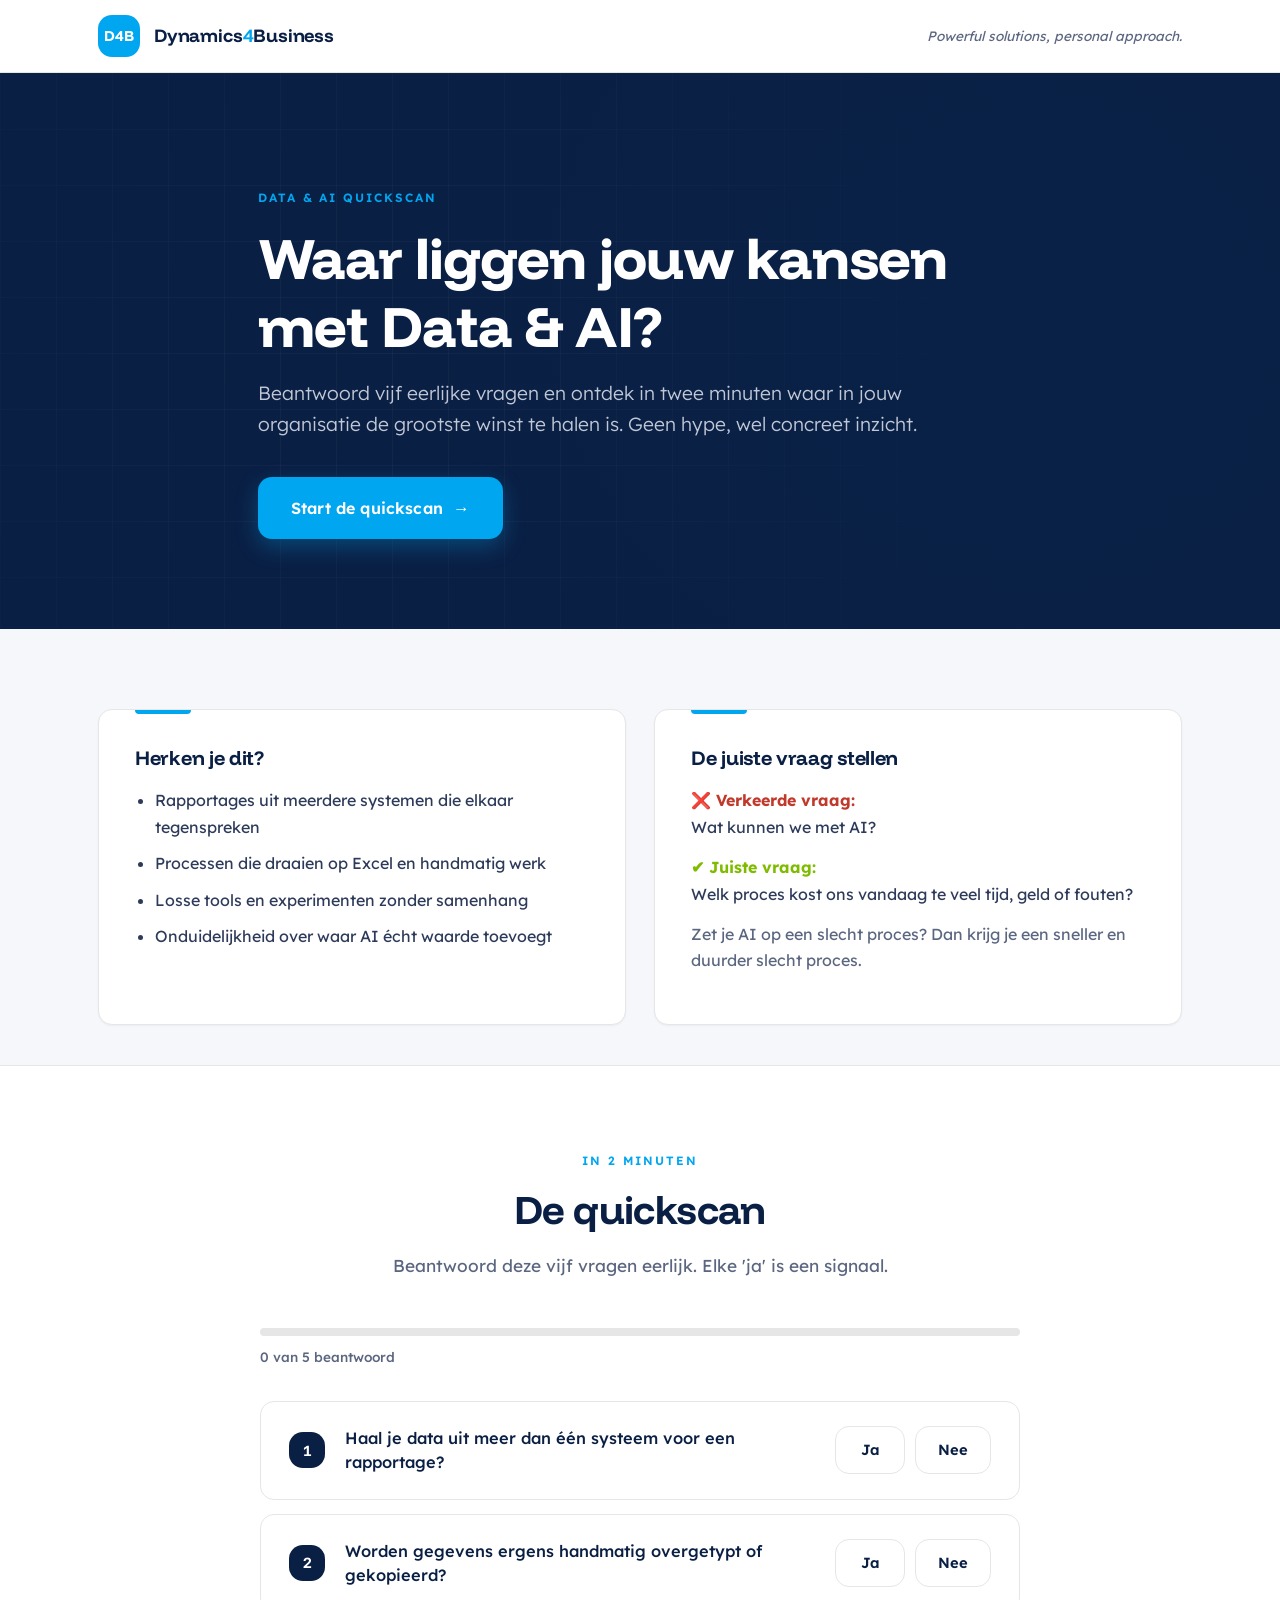
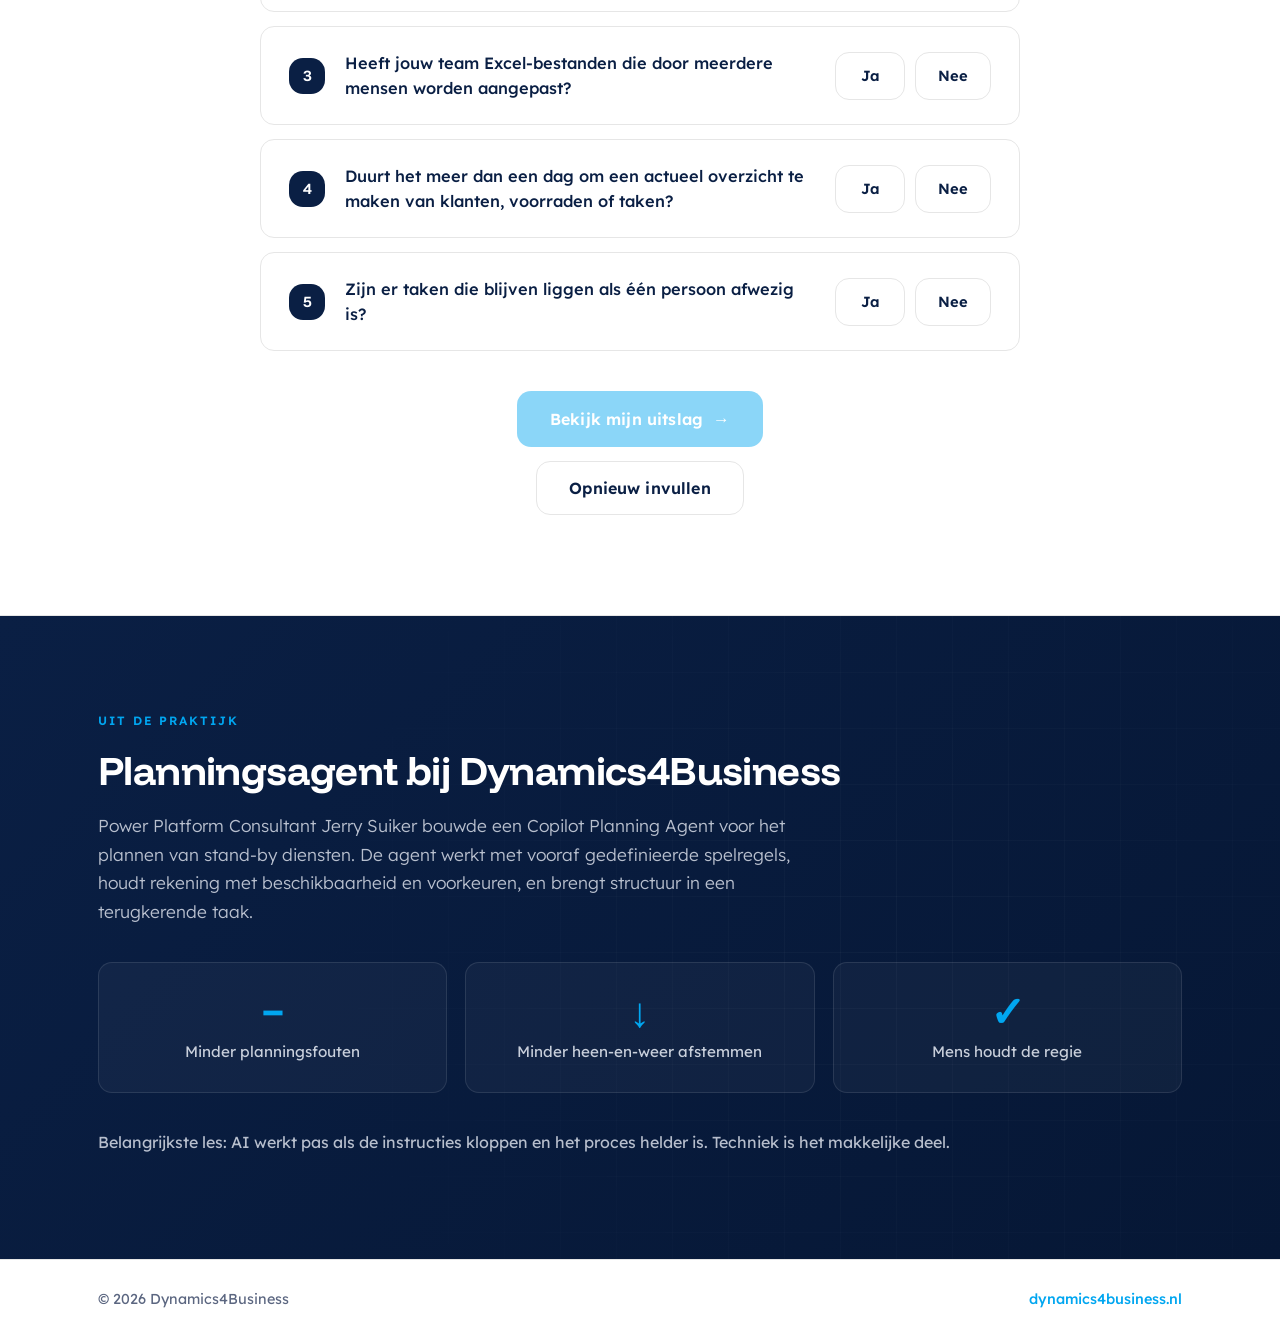
<file: index.html>
<!DOCTYPE html>
<html lang="nl">
<head>
  <meta charset="UTF-8" />
  <meta name="viewport" content="width=device-width, initial-scale=1.0" />
  <title>Data &amp; AI Quickscan | Dynamics4Business</title>
  <meta name="description" content="Ontdek in 2 minuten waar in jouw organisatie de grootste Data & AI kansen liggen. Een eerlijke quickscan van Dynamics4Business." />
  <link rel="preconnect" href="https://fonts.googleapis.com" />
  <link rel="preconnect" href="https://fonts.gstatic.com" crossorigin />
  <link href="https://fonts.googleapis.com/css2?family=Funnel+Display:wght@400;500;600;700;800&family=Lexend:wght@300;400;500;600;700&display=swap" rel="stylesheet" />
  <link rel="stylesheet" href="styles.css" />
</head>
<body>
  <header class="site-header">
    <div class="container header-inner">
      <a href="#" class="brand">
        <span class="brand-mark">D4B</span>
        <span class="brand-name">Dynamics<span class="brand-accent">4</span>Business</span>
      </a>
      <span class="brand-tagline">Powerful solutions, personal approach.</span>
    </div>
  </header>

  <main>
    <section class="hero">
      <div class="container hero-inner">
        <span class="eyebrow">Data &amp; AI Quickscan</span>
        <h1>Waar liggen jouw kansen met Data &amp; AI?</h1>
        <p class="lead">
          Beantwoord vijf eerlijke vragen en ontdek in twee minuten waar in jouw organisatie
          de grootste winst te halen is. Geen hype, wel concreet inzicht.
        </p>
        <a href="#quickscan" class="btn btn-primary">Start de quickscan</a>
      </div>
    </section>

    <section class="intro">
      <div class="container intro-grid">
        <div class="intro-card">
          <h3>Herken je dit?</h3>
          <ul>
            <li>Rapportages uit meerdere systemen die elkaar tegenspreken</li>
            <li>Processen die draaien op Excel en handmatig werk</li>
            <li>Losse tools en experimenten zonder samenhang</li>
            <li>Onduidelijkheid over waar AI écht waarde toevoegt</li>
          </ul>
        </div>
        <div class="intro-card highlight">
          <h3>De juiste vraag stellen</h3>
          <p class="bad"><strong>❌ Verkeerde vraag:</strong><br />Wat kunnen we met AI?</p>
          <p class="good"><strong>✔ Juiste vraag:</strong><br />Welk proces kost ons vandaag te veel tijd, geld of fouten?</p>
          <p class="muted">Zet je AI op een slecht proces? Dan krijg je een sneller en duurder slecht proces.</p>
        </div>
      </div>
    </section>

    <section id="quickscan" class="quickscan">
      <div class="container">
        <div class="quickscan-header">
          <span class="eyebrow">In 2 minuten</span>
          <h2>De quickscan</h2>
          <p>Beantwoord deze vijf vragen eerlijk. Elke 'ja' is een signaal.</p>
        </div>

        <div class="progress-wrap" aria-hidden="true">
          <div class="progress-bar"><div id="progress" class="progress-fill"></div></div>
          <div class="progress-meta"><span id="progress-text">0 van 5 beantwoord</span></div>
        </div>

        <form id="quickscan-form" class="questions" novalidate>
          <!-- Questions injected by JS -->
        </form>

        <div class="actions">
          <button type="button" id="submit-btn" class="btn btn-primary" disabled>Bekijk mijn uitslag</button>
          <button type="button" id="reset-btn" class="btn btn-ghost" hidden>Opnieuw invullen</button>
        </div>

        <div id="result" class="result" hidden aria-live="polite">
          <div class="result-card">
            <span class="result-eyebrow">Jouw uitslag</span>
            <h3 id="result-title"></h3>
            <p id="result-score" class="result-score"></p>
            <p id="result-message"></p>

            <div id="result-details" class="result-details"></div>

            <div class="result-cta">
              <a href="https://dynamics4business.nl" target="_blank" rel="noopener" class="btn btn-primary">Plan een gratis AI-spreekuur</a>
              <p class="muted small">We kijken samen naar je processen en geven eerlijk advies — ook over wat (nog) niet zinvol is.</p>
            </div>
          </div>
        </div>
      </div>
    </section>

    <section class="cases">
      <div class="container">
        <span class="eyebrow">Uit de praktijk</span>
        <h2>Planningsagent bij Dynamics4Business</h2>
        <p class="lead-light">
          Power Platform Consultant Jerry Suiker bouwde een Copilot Planning Agent voor het
          plannen van stand-by diensten. De agent werkt met vooraf gedefinieerde spelregels,
          houdt rekening met beschikbaarheid en voorkeuren, en brengt structuur in een
          terugkerende taak.
        </p>
        <div class="cases-grid">
          <div class="case-stat">
            <strong>−</strong>
            <span>Minder planningsfouten</span>
          </div>
          <div class="case-stat">
            <strong>↓</strong>
            <span>Minder heen-en-weer afstemmen</span>
          </div>
          <div class="case-stat">
            <strong>✓</strong>
            <span>Mens houdt de regie</span>
          </div>
        </div>
        <p class="muted">
          Belangrijkste les: AI werkt pas als de instructies kloppen en het proces helder is.
          Techniek is het makkelijke deel.
        </p>
      </div>
    </section>
  </main>

  <footer class="site-footer">
    <div class="container footer-inner">
      <span>© <span id="year"></span> Dynamics4Business</span>
      <a href="https://dynamics4business.nl" target="_blank" rel="noopener">dynamics4business.nl</a>
    </div>
  </footer>

  <script src="script.js"></script>
</body>
</html>
</file>
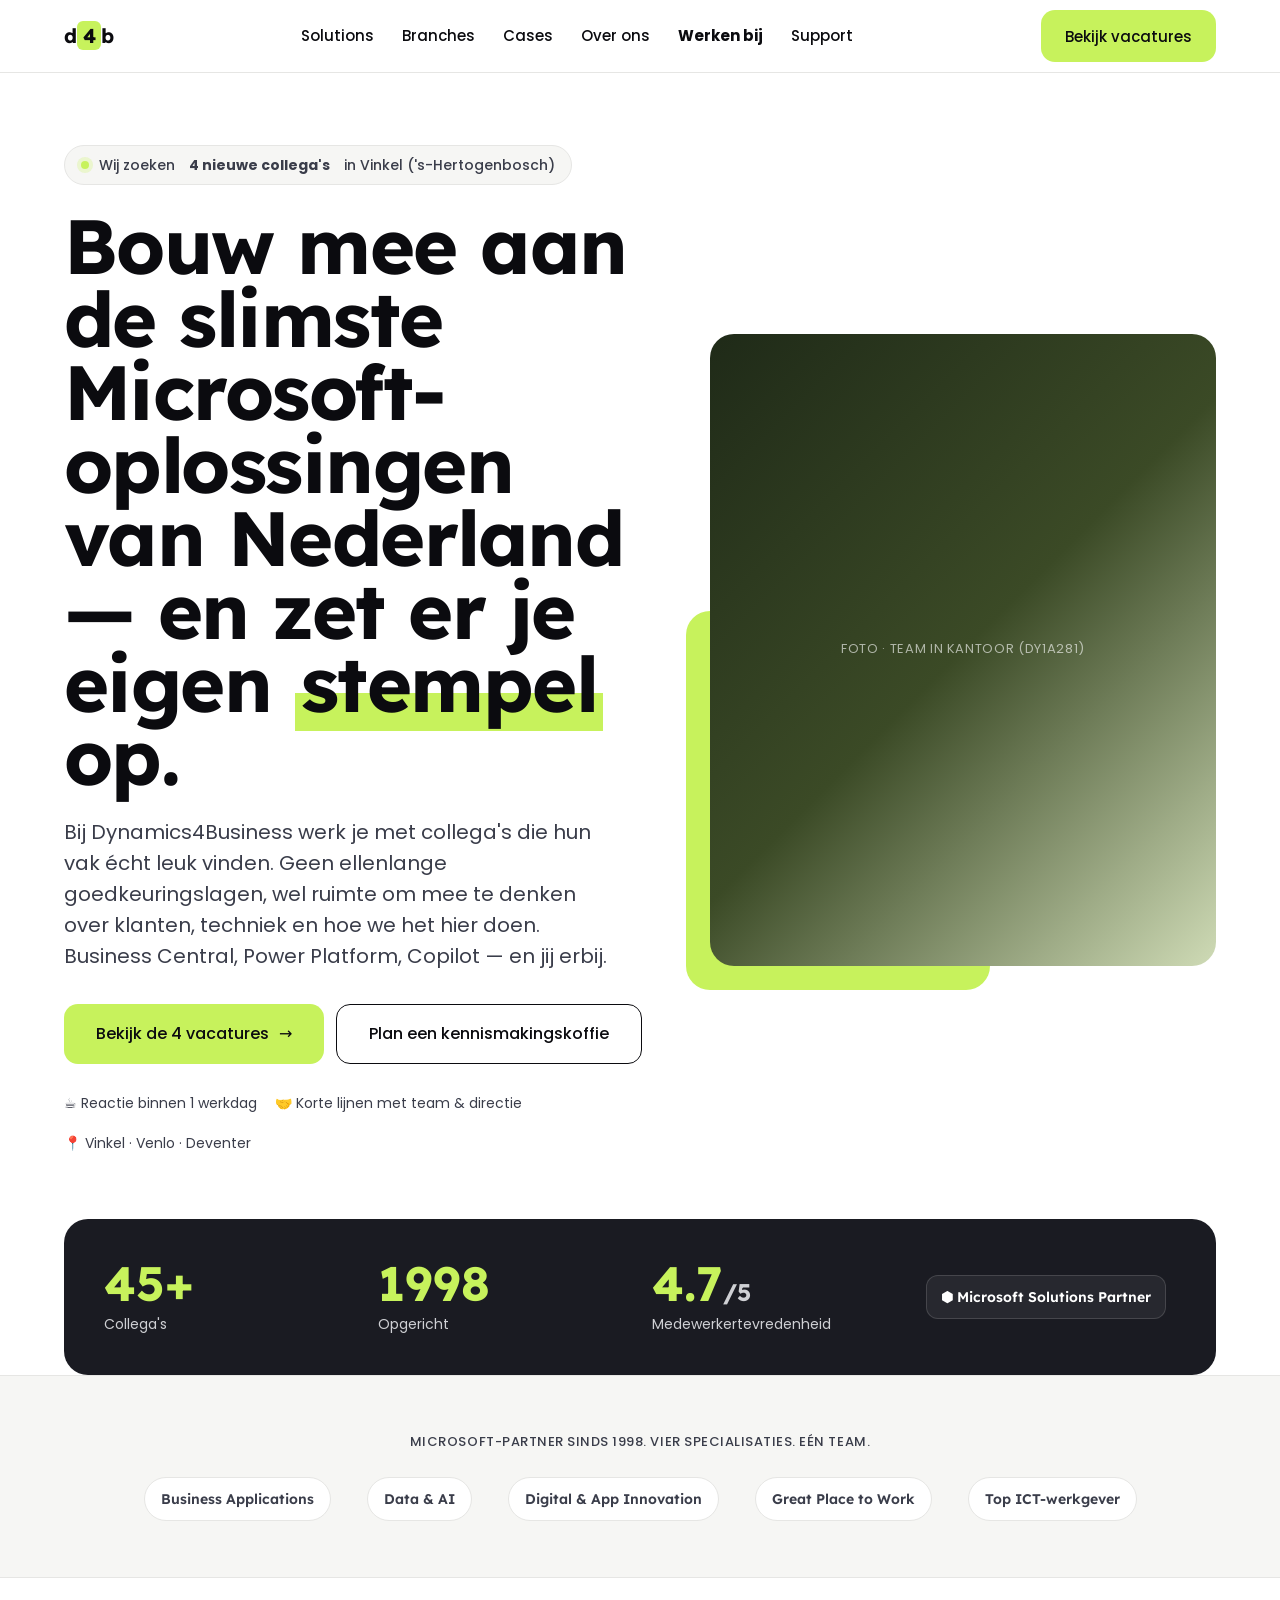
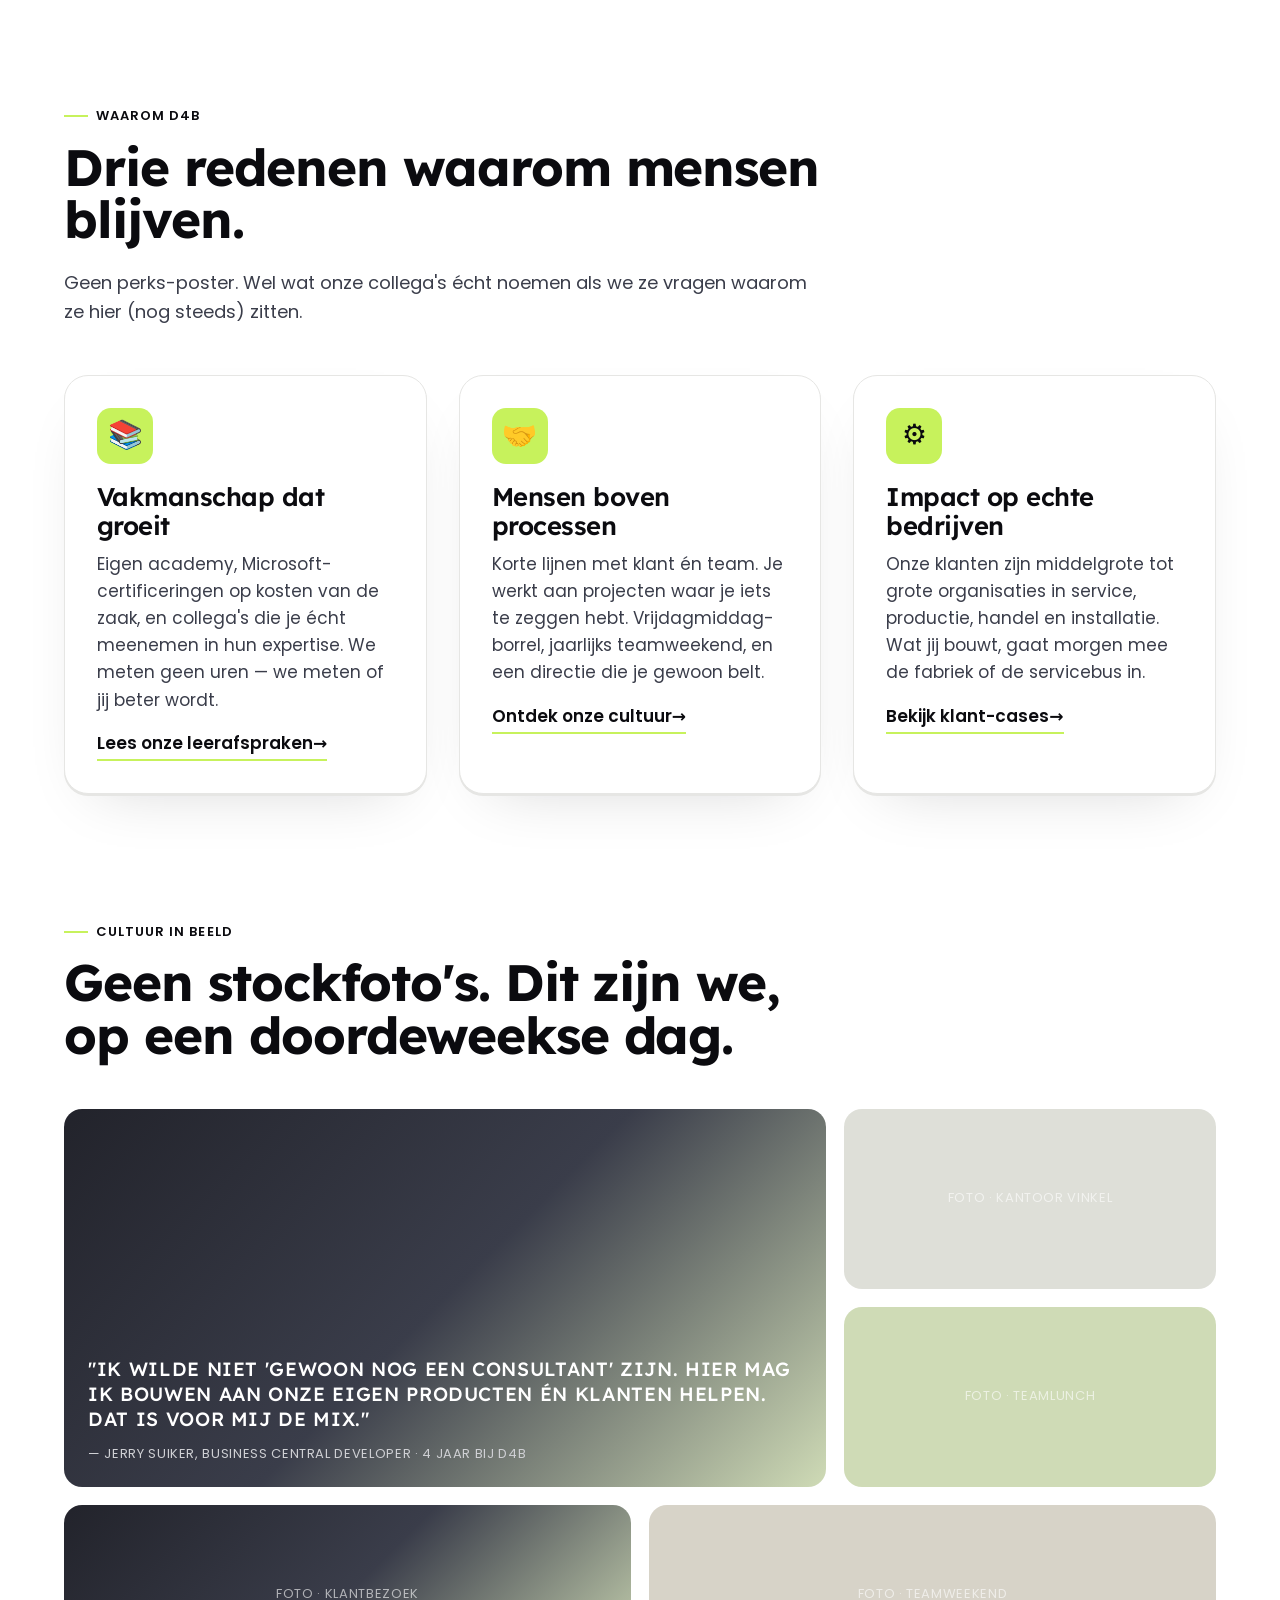
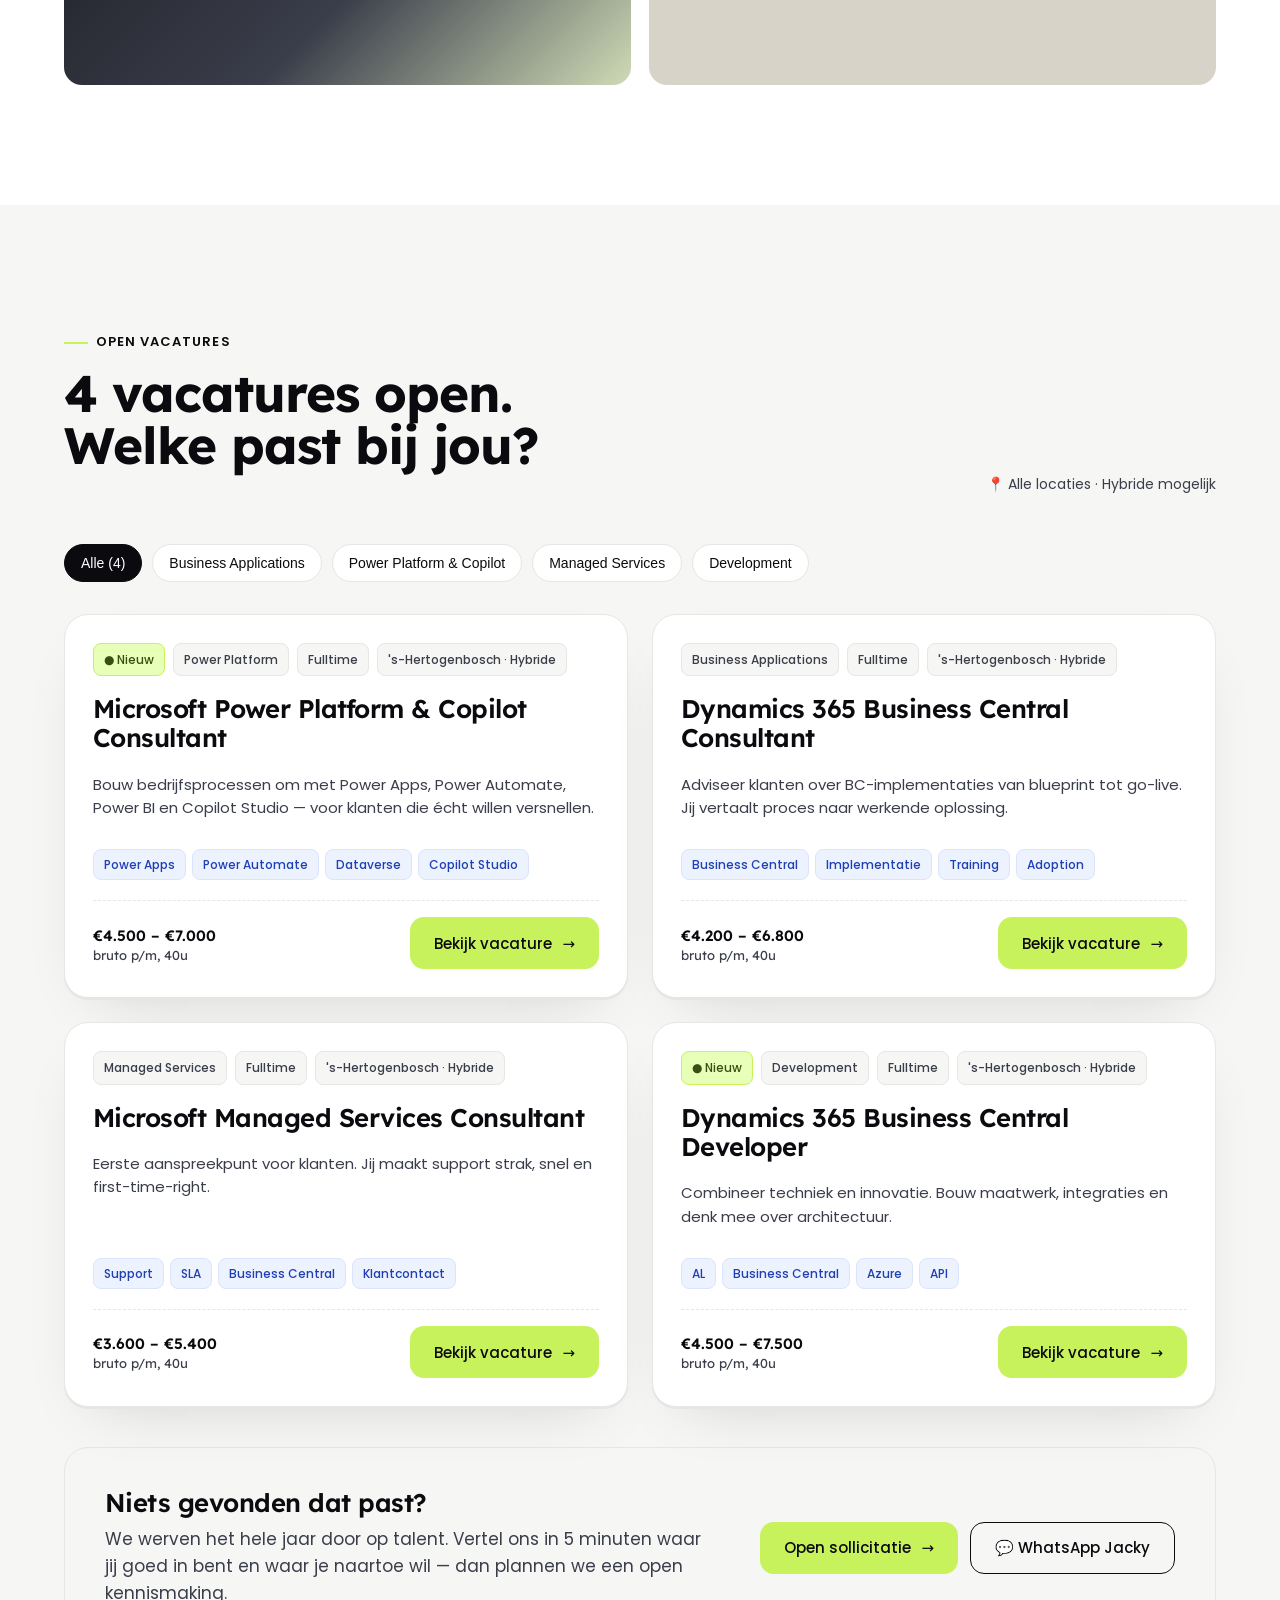
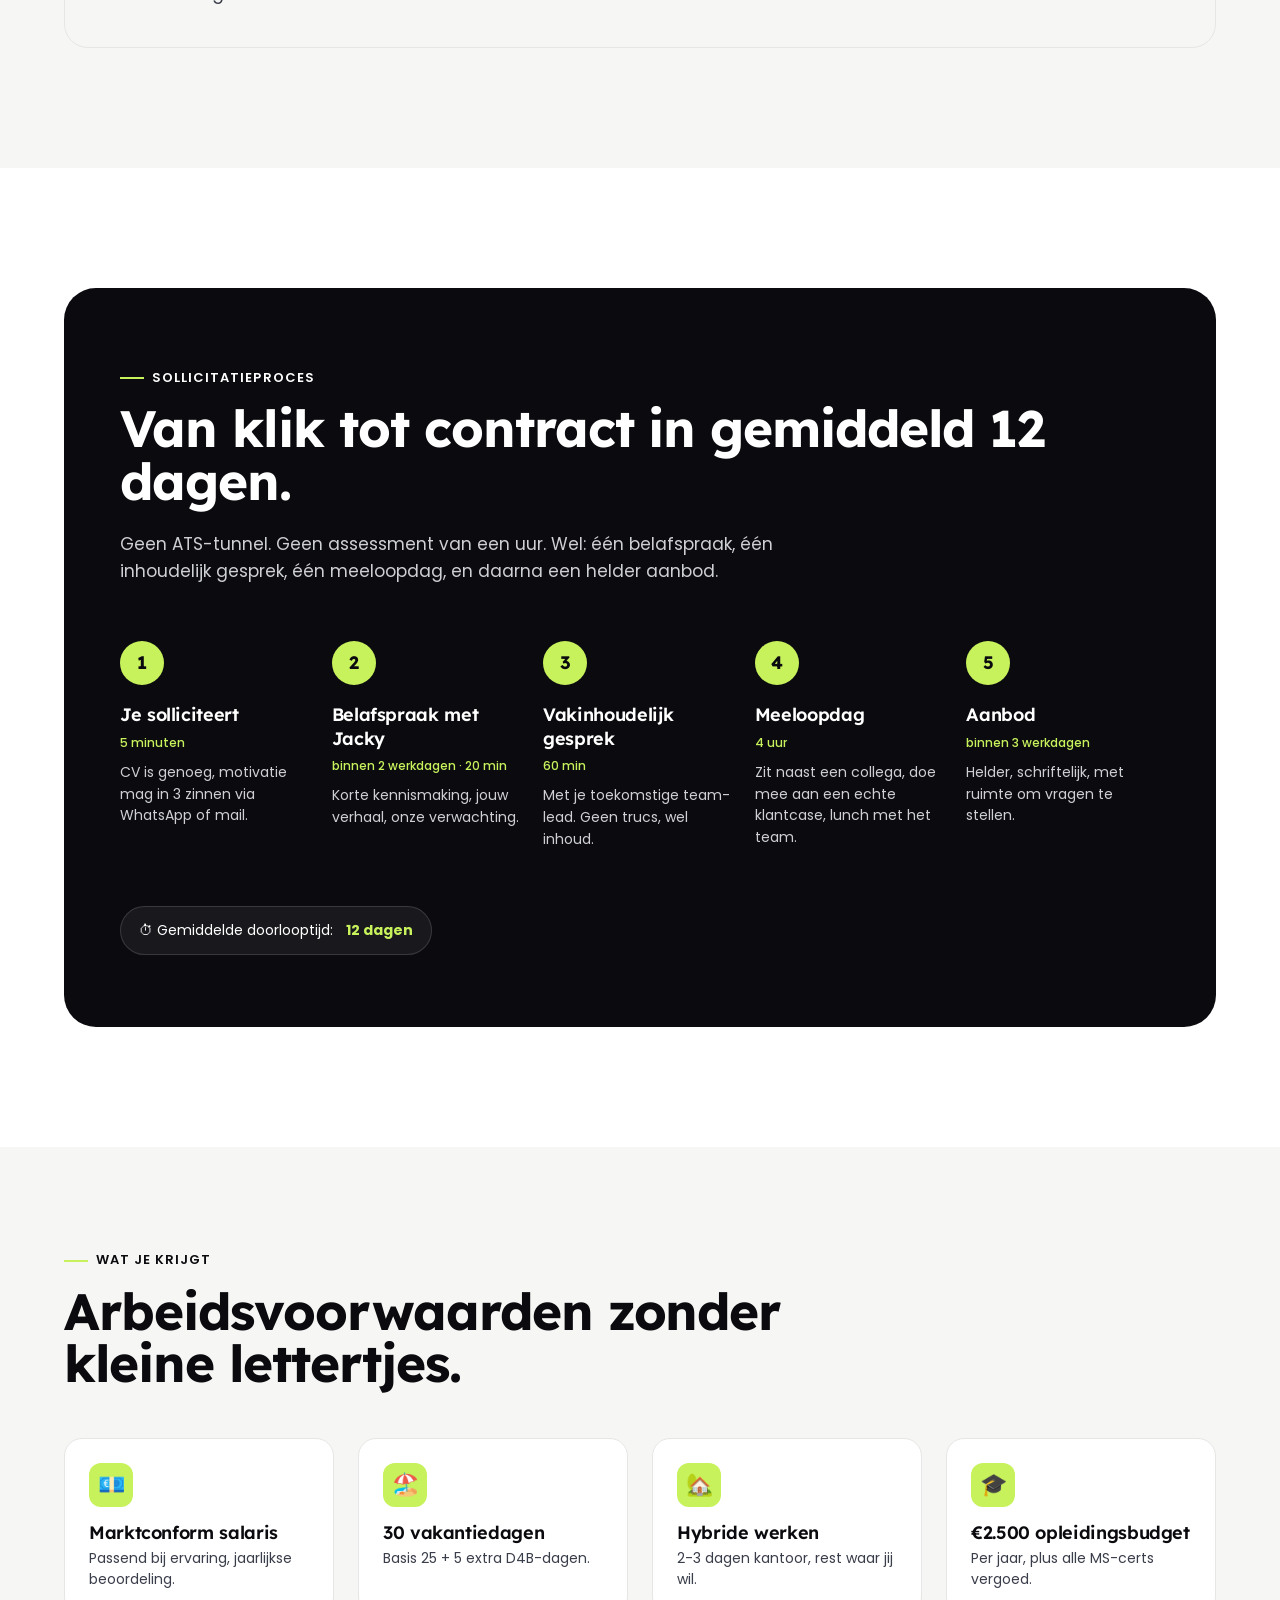
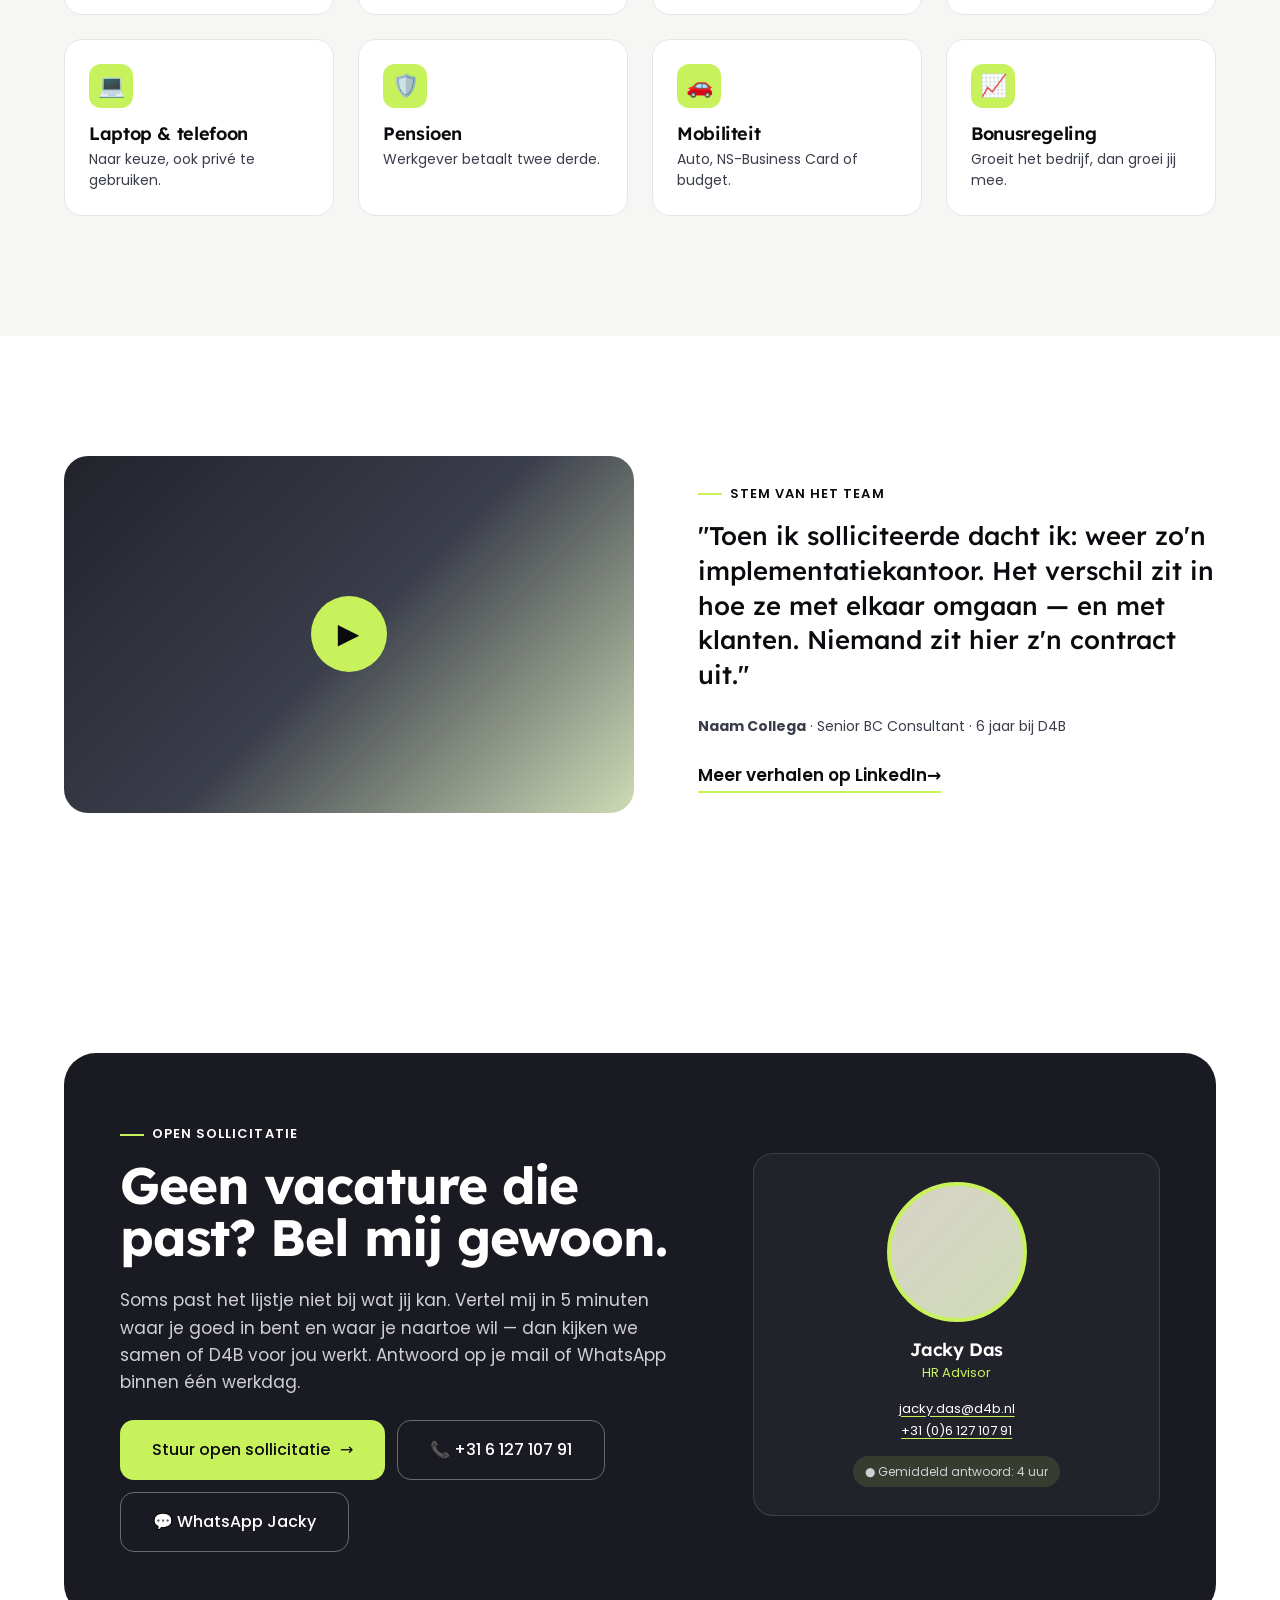
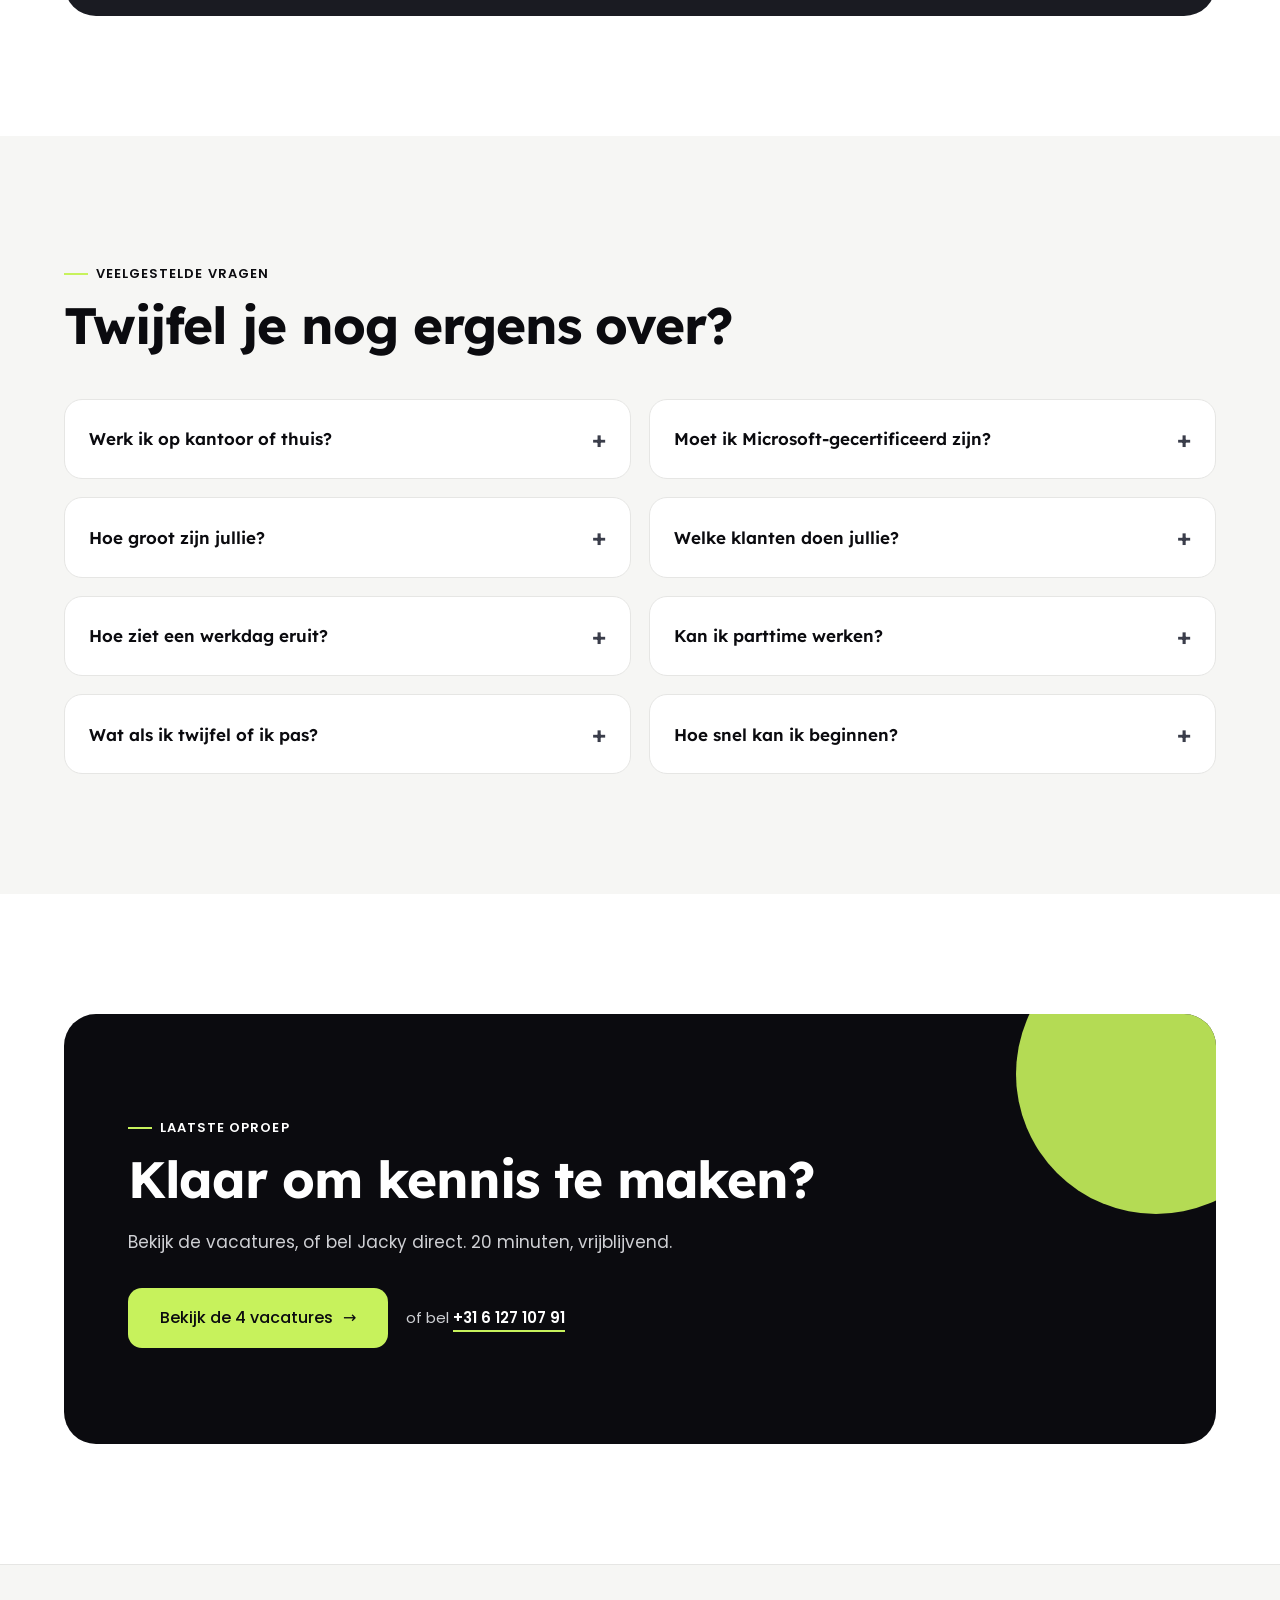
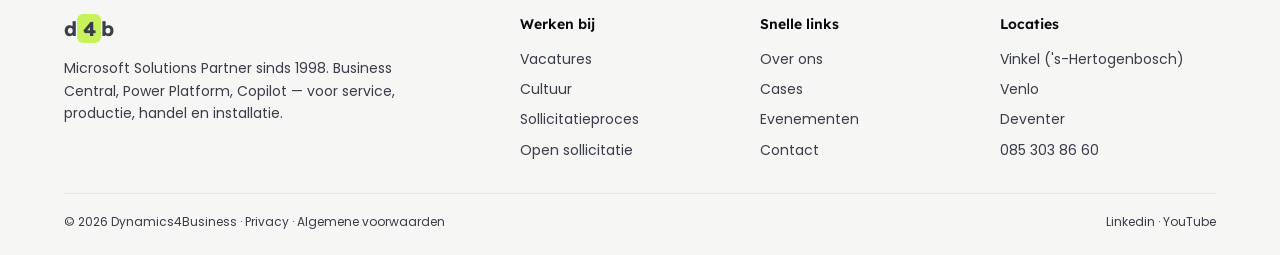
<file: recruitment/preview.html>
<!doctype html>
<html lang="nl">
<head>
<meta charset="utf-8" />
<meta name="viewport" content="width=device-width,initial-scale=1" />
<title>Werken bij Dynamics4Business — concept</title>
<link rel="preconnect" href="https://fonts.googleapis.com">
<link rel="preconnect" href="https://fonts.gstatic.com" crossorigin>
<link href="https://fonts.googleapis.com/css2?family=Lexend:wght@500;600;700&family=Poppins:wght@400;500;600&display=swap" rel="stylesheet">
<style>
  :root{
    --ink:#0B0B0F;
    --ink-700:#1A1B22;
    --ink-500:#3A3D4A;
    --paper:#FFFFFF;
    --paper-50:#F6F6F4;
    --line:#E6E6E4;
    --accent:#C7F25C;
    --accent-ink:#0B0B0F;
    --brand-blue:#2C6BED;
    --radius:24px;
    --shadow:0 2px 0 var(--line), 0 24px 60px -32px rgba(11,11,15,.18);
    --maxw:1280px;
  }
  *{box-sizing:border-box}
  html,body{margin:0;padding:0}
  body{
    font-family:'Poppins',system-ui,-apple-system,Segoe UI,sans-serif;
    color:var(--ink);
    background:var(--paper);
    font-size:17px;
    line-height:1.6;
    -webkit-font-smoothing:antialiased;
  }
  h1,h2,h3,h4{font-family:'Lexend',sans-serif;font-weight:700;letter-spacing:-.02em;line-height:1;margin:0}
  h1{font-size:clamp(44px,6vw,84px);line-height:.95}
  h2{font-size:clamp(32px,4vw,56px);line-height:1.02;margin-bottom:24px}
  h3{font-size:clamp(22px,2vw,28px);font-weight:600;line-height:1.15}
  h4{font-size:18px;font-weight:600;line-height:1.3}
  p{margin:0 0 16px}
  a{color:inherit;text-decoration:none}
  .container{max-width:var(--maxw);margin:0 auto;padding:0 24px}
  @media (min-width:768px){.container{padding:0 48px}}
  @media (min-width:1200px){.container{padding:0 64px}}

  /* Header */
  header.site{position:sticky;top:0;z-index:50;background:rgba(255,255,255,.92);backdrop-filter:saturate(160%) blur(10px);border-bottom:1px solid var(--line)}
  .nav{display:flex;align-items:center;justify-content:space-between;height:72px}
  .logo{font-family:'Lexend';font-weight:700;font-size:20px;letter-spacing:-.02em}
  .logo span{background:var(--accent);padding:2px 6px;border-radius:6px}
  nav ul{display:none;gap:28px;list-style:none;margin:0;padding:0;font-size:15px;font-weight:500}
  @media (min-width:1000px){nav ul{display:flex}}
  .nav-cta{display:inline-flex;gap:8px}

  /* Buttons */
  .btn{display:inline-flex;align-items:center;gap:10px;min-height:52px;padding:0 24px;border-radius:14px;font-weight:500;font-size:15px;transition:transform .15s ease,box-shadow .15s ease,background .15s ease;cursor:pointer;border:0;line-height:1}
  .btn:hover{transform:translateY(-1px)}
  .btn-primary{background:var(--accent);color:var(--accent-ink)}
  .btn-primary:hover{box-shadow:0 12px 24px -12px rgba(199,242,92,.7)}
  .btn-secondary{background:transparent;color:var(--ink);border:1.5px solid var(--ink)}
  .btn-secondary:hover{background:var(--ink);color:#fff}
  .btn-ghost-light{background:transparent;color:#fff;border:1.5px solid rgba(255,255,255,.35)}
  .btn-ghost-light:hover{border-color:#fff;background:rgba(255,255,255,.06)}
  .btn-lg{min-height:60px;padding:0 32px;font-size:16px}
  .arr::after{content:"→";display:inline-block;transition:transform .15s ease}
  .btn:hover .arr::after, .arr:hover::after{transform:translateX(3px)}

  /* Section spacing */
  section{padding:80px 0}
  @media (min-width:900px){section{padding:120px 0}}

  /* Hero */
  .hero{padding:48px 0 0}
  @media (min-width:900px){.hero{padding:72px 0 0}}
  .eyebrow{display:inline-flex;align-items:center;gap:10px;font-size:14px;font-weight:500;color:var(--ink-500);background:var(--paper-50);border:1px solid var(--line);padding:8px 16px;border-radius:999px;margin-bottom:24px}
  .eyebrow .dot{width:8px;height:8px;border-radius:999px;background:var(--accent);box-shadow:0 0 0 4px rgba(199,242,92,.25)}
  .hero-grid{display:grid;grid-template-columns:1fr;gap:48px;align-items:center}
  @media (min-width:1000px){.hero-grid{grid-template-columns:1.15fr 1fr;gap:64px}}
  .hero h1 .hl{background:linear-gradient(transparent 60%, var(--accent) 60%);padding:0 6px}
  .hero p.lead{font-size:20px;line-height:1.55;color:var(--ink-500);max-width:560px;margin:24px 0 32px}
  .cta-row{display:flex;flex-wrap:wrap;gap:12px}
  .hero-trust{display:flex;flex-wrap:wrap;gap:18px;margin-top:28px;font-size:14px;color:var(--ink-500)}
  .hero-trust span{display:inline-flex;align-items:center;gap:8px}
  .hero-art{position:relative}
  .hero-art img{width:100%;height:auto;border-radius:var(--radius);display:block;aspect-ratio:4/5;object-fit:cover;background:var(--paper-50)}
  .hero-art::before{content:"";position:absolute;left:-24px;bottom:-24px;width:60%;height:60%;background:var(--accent);border-radius:var(--radius);z-index:-1}

  /* Stats band */
  .stats{background:var(--ink-700);color:#fff;border-radius:var(--radius);margin-top:64px;padding:32px 24px;display:grid;grid-template-columns:repeat(2,1fr);gap:24px}
  @media (min-width:900px){.stats{grid-template-columns:repeat(4,1fr);padding:40px}}
  .stat .num{font-family:'Lexend';font-weight:700;font-size:48px;line-height:1;color:var(--accent)}
  .stat .lbl{font-size:14px;color:#cfd0d4;margin-top:6px}
  .stats .badge{font-family:'Lexend';font-weight:600;font-size:14px;background:rgba(255,255,255,.06);border:1px solid rgba(255,255,255,.14);padding:10px 14px;border-radius:12px;display:inline-flex;align-items:center;gap:8px}

  /* Trust strip */
  .trust{padding:56px 0;background:var(--paper-50);border-top:1px solid var(--line);border-bottom:1px solid var(--line)}
  .trust-head{font-size:13px;font-weight:500;color:var(--ink-500);letter-spacing:.04em;text-transform:uppercase;margin-bottom:24px;text-align:center}
  .trust-row{display:flex;flex-wrap:wrap;justify-content:center;align-items:center;gap:18px 36px}
  .trust-row .pill{font-family:'Lexend';font-weight:600;font-size:14px;color:var(--ink-500);padding:10px 16px;background:#fff;border:1px solid var(--line);border-radius:999px}

  /* Pillars */
  .pillars{display:grid;grid-template-columns:1fr;gap:24px}
  @media (min-width:900px){.pillars{grid-template-columns:repeat(3,1fr);gap:32px}}
  .pillar{background:#fff;border:1px solid var(--line);border-radius:var(--radius);padding:32px;box-shadow:var(--shadow)}
  .pillar .ic{width:56px;height:56px;border-radius:14px;background:var(--accent);display:grid;place-items:center;font-size:28px;margin-bottom:18px}
  .pillar h3{margin-bottom:10px}
  .pillar p{color:var(--ink-500);margin-bottom:16px}
  .link-ghost{font-weight:600;color:var(--ink);border-bottom:2px solid var(--accent);padding-bottom:2px;display:inline-block}

  /* Mosaic */
  .mosaic{display:grid;grid-template-columns:repeat(6,1fr);grid-auto-rows:140px;gap:14px}
  @media (min-width:900px){.mosaic{grid-auto-rows:180px;gap:18px}}
  .mosaic .cell{border-radius:18px;background:var(--paper-50) center/cover no-repeat;position:relative;overflow:hidden}
  .mosaic .c1{grid-column:span 4;grid-row:span 2;background-color:#22232b}
  .mosaic .c2{grid-column:span 2;grid-row:span 1;background-color:#dedfd8}
  .mosaic .c3{grid-column:span 2;grid-row:span 1;background-color:#cfdbb6}
  .mosaic .c4{grid-column:span 3;grid-row:span 1;background-color:#1f2a18}
  .mosaic .c5{grid-column:span 3;grid-row:span 1;background-color:#d7d3c8}
  .mosaic .c1 .quote{position:absolute;left:24px;right:24px;bottom:24px;color:#fff;font-family:'Lexend';font-weight:500;font-size:clamp(18px,1.5vw,24px);line-height:1.3}
  .mosaic .c1 .quote .who{display:block;margin-top:14px;font-family:'Poppins';font-weight:400;font-size:13px;color:#cfd0d4}

  /* Vacancies */
  .filters{display:flex;flex-wrap:wrap;gap:10px;margin-bottom:32px}
  .chip{padding:10px 16px;border-radius:999px;font-size:14px;font-weight:500;border:1px solid var(--line);background:#fff;color:var(--ink);cursor:pointer}
  .chip.is-active{background:var(--ink);color:#fff;border-color:var(--ink)}
  .vac-grid{display:grid;grid-template-columns:1fr;gap:20px}
  @media (min-width:900px){.vac-grid{grid-template-columns:repeat(2,1fr);gap:24px}}
  .vac{position:relative;background:#fff;border:1px solid var(--line);border-radius:var(--radius);padding:28px;box-shadow:var(--shadow);transition:transform .15s ease,box-shadow .15s ease;display:flex;flex-direction:column;gap:14px;min-height:340px}
  .vac:hover{transform:translateY(-4px)}
  .vac::before{content:"";position:absolute;left:0;top:24px;bottom:24px;width:4px;background:transparent;border-radius:0 4px 4px 0}
  .vac:hover::before{background:var(--accent)}
  .tags{display:flex;flex-wrap:wrap;gap:8px}
  .tag{font-size:12px;font-weight:500;color:var(--ink-500);background:var(--paper-50);border:1px solid var(--line);padding:6px 10px;border-radius:8px}
  .tag.hot{background:#E8FFB7;border-color:#C7F25C;color:#3a4d12}
  .vac h3{margin:4px 0 6px}
  .vac .pitch{color:var(--ink-500);font-size:15px;line-height:1.55;flex:1}
  .skill-row{display:flex;flex-wrap:wrap;gap:6px}
  .skill{font-size:12px;font-weight:500;background:#EDF2FF;color:#1F3FB4;padding:5px 10px;border-radius:8px;border:1px solid #DCE4FB}
  .vac-foot{display:flex;justify-content:space-between;align-items:center;border-top:1px dashed var(--line);padding-top:16px;margin-top:6px}
  .salary{font-family:'Lexend';font-weight:600;font-size:15px}
  .salary span{color:var(--ink-500);font-weight:400;font-size:13px;display:block;line-height:1.2}

  /* No match block */
  .nomatch{margin-top:40px;background:var(--paper-50);border:1px solid var(--line);border-radius:var(--radius);padding:32px;display:grid;grid-template-columns:1fr;gap:24px;align-items:center}
  @media (min-width:900px){.nomatch{grid-template-columns:1.4fr 1fr;padding:40px}}
  .nomatch h3{margin-bottom:8px}
  .nomatch p{color:var(--ink-500);margin:0}
  .nomatch .actions{display:flex;flex-wrap:wrap;gap:12px;justify-content:flex-start}
  @media (min-width:900px){.nomatch .actions{justify-content:flex-end}}

  /* Process */
  .proc{background:var(--ink);color:#fff;border-radius:32px;padding:48px 28px}
  @media (min-width:900px){.proc{padding:72px 56px}}
  .proc h2{color:#fff}
  .proc-intro{color:#cfd0d4;max-width:680px;margin-bottom:48px}
  .steps{display:grid;grid-template-columns:1fr;gap:24px}
  @media (min-width:1000px){.steps{grid-template-columns:repeat(5,1fr);gap:18px}}
  .step{position:relative;padding-top:8px}
  .step .num{width:44px;height:44px;border-radius:999px;background:var(--accent);color:var(--accent-ink);font-family:'Lexend';font-weight:700;font-size:18px;display:grid;place-items:center;margin-bottom:18px}
  .step h4{color:#fff;margin-bottom:6px}
  .step .time{font-size:12px;color:var(--accent);font-weight:500;margin-bottom:10px;display:block}
  .step p{color:#cfd0d4;font-size:14px;line-height:1.55}
  .proc-foot{margin-top:40px;display:inline-flex;align-items:center;gap:10px;background:rgba(255,255,255,.06);border:1px solid rgba(255,255,255,.14);padding:12px 18px;border-radius:999px;font-size:14px}
  .proc-foot strong{color:var(--accent)}

  /* Perks */
  .perks{display:grid;grid-template-columns:repeat(2,1fr);gap:18px}
  @media (min-width:900px){.perks{grid-template-columns:repeat(4,1fr);gap:24px}}
  .perk{background:#fff;border:1px solid var(--line);border-radius:18px;padding:24px}
  .perk .pic{width:44px;height:44px;border-radius:12px;background:var(--accent);display:grid;place-items:center;font-size:22px;margin-bottom:14px}
  .perk h4{margin-bottom:4px}
  .perk p{font-size:14px;color:var(--ink-500);margin:0;line-height:1.5}

  /* Story */
  .story{display:grid;grid-template-columns:1fr;gap:40px;align-items:center}
  @media (min-width:900px){.story{grid-template-columns:1.1fr 1fr;gap:64px}}
  .story-video{position:relative;border-radius:var(--radius);overflow:hidden;background:#22232b;aspect-ratio:16/10}
  .story-video .play{position:absolute;left:50%;top:50%;transform:translate(-50%,-50%);width:76px;height:76px;border-radius:999px;background:var(--accent);color:var(--accent-ink);display:grid;place-items:center;font-size:28px}
  .quote-block blockquote{font-family:'Lexend';font-weight:500;font-size:clamp(22px,2vw,30px);line-height:1.35;margin:0 0 24px}
  .quote-block .who{font-size:14px;color:var(--ink-500)}

  /* HR contact band */
  .hr-band{background:var(--ink-700);color:#fff;border-radius:32px;overflow:hidden}
  .hr-grid{display:grid;grid-template-columns:1fr;gap:24px;padding:40px 28px;align-items:center}
  @media (min-width:900px){.hr-grid{grid-template-columns:1.4fr 1fr;padding:64px 56px;gap:64px}}
  .hr-band h2{color:#fff}
  .hr-band p{color:#cfd0d4;max-width:560px}
  .hr-actions{display:flex;flex-wrap:wrap;gap:12px;margin-top:24px}
  .hr-person{background:rgba(255,255,255,.04);border:1px solid rgba(255,255,255,.12);border-radius:20px;padding:28px;text-align:center}
  .hr-photo{width:140px;height:140px;border-radius:999px;background:#cfdbb6 center/cover no-repeat;margin:0 auto 16px;border:4px solid var(--accent)}
  .hr-person h4{color:#fff;margin-bottom:2px}
  .hr-person .role{font-size:13px;color:var(--accent);margin-bottom:14px}
  .hr-person .meta{font-size:13px;color:#cfd0d4;line-height:1.7}
  .hr-person .meta a{color:#fff;text-decoration:underline;text-decoration-color:var(--accent);text-underline-offset:3px}
  .hr-person .resp{margin-top:14px;display:inline-flex;align-items:center;gap:8px;font-size:12px;color:#cfd0d4;background:rgba(199,242,92,.12);padding:6px 12px;border-radius:999px}

  /* FAQ */
  .faq-grid{display:grid;grid-template-columns:1fr;gap:12px}
  @media (min-width:900px){.faq-grid{grid-template-columns:repeat(2,1fr);gap:18px}}
  details{background:#fff;border:1px solid var(--line);border-radius:18px;padding:20px 24px;transition:box-shadow .15s ease}
  details[open]{box-shadow:var(--shadow)}
  details summary{cursor:pointer;list-style:none;display:flex;justify-content:space-between;align-items:center;gap:16px;font-family:'Lexend';font-weight:600;font-size:17px}
  details summary::-webkit-details-marker{display:none}
  details summary::after{content:"+";font-size:24px;color:var(--ink-500);transition:transform .15s ease}
  details[open] summary::after{transform:rotate(45deg)}
  details p{margin-top:14px;color:var(--ink-500);font-size:15px;line-height:1.6}

  /* Final CTA */
  .final{background:var(--ink);color:#fff;border-radius:32px;padding:64px 28px;position:relative;overflow:hidden}
  @media (min-width:900px){.final{padding:96px 64px}}
  .final::after{content:"";position:absolute;right:-80px;top:-80px;width:280px;height:280px;border-radius:999px;background:var(--accent);opacity:.9}
  .final h2{color:#fff;max-width:720px;position:relative;z-index:1}
  .final p{color:#cfd0d4;margin:8px 0 32px;position:relative;z-index:1}
  .final .row{display:flex;flex-wrap:wrap;align-items:center;gap:18px;position:relative;z-index:1}
  .final .phone{font-size:15px;color:#cfd0d4}
  .final .phone a{color:#fff;border-bottom:2px solid var(--accent);padding-bottom:2px;font-weight:600}

  /* Footer */
  footer.site{background:var(--paper-50);border-top:1px solid var(--line);padding:48px 0 24px;font-size:14px;color:var(--ink-500)}
  .foot-grid{display:grid;grid-template-columns:1fr 1fr;gap:24px}
  @media (min-width:900px){.foot-grid{grid-template-columns:2fr 1fr 1fr 1fr}}
  .foot-grid h5{font-family:'Lexend';font-weight:600;font-size:14px;color:var(--ink);margin:0 0 12px}
  .foot-grid ul{list-style:none;margin:0;padding:0;display:grid;gap:8px}
  .copy{border-top:1px solid var(--line);margin-top:32px;padding-top:18px;display:flex;justify-content:space-between;flex-wrap:wrap;gap:8px;font-size:12px}

  /* Sticky mobile CTA */
  .sticky-cta{position:fixed;left:12px;right:12px;bottom:12px;display:flex;gap:8px;background:rgba(11,11,15,.88);backdrop-filter:blur(8px);padding:10px;border-radius:18px;z-index:60;box-shadow:0 12px 30px -10px rgba(0,0,0,.4)}
  .sticky-cta .btn{flex:1;justify-content:center;min-height:48px;border-radius:12px}
  @media (min-width:900px){.sticky-cta{display:none}}

  /* Helpers */
  .section-head{max-width:760px;margin:0 0 48px}
  .section-head p{color:var(--ink-500);font-size:18px;margin-top:8px}
  .label-eye{display:inline-flex;align-items:center;gap:8px;font-size:13px;font-weight:600;color:var(--ink);text-transform:uppercase;letter-spacing:.08em;margin-bottom:14px}
  .label-eye::before{content:"";display:inline-block;width:24px;height:2px;background:var(--accent)}

  /* Image placeholders that imitate the brand photo style */
  .ph-photo{background:linear-gradient(135deg,#1f2a18 0%,#3b4a26 50%,#cfdbb6 100%);display:grid;place-items:center;color:rgba(255,255,255,.6);font-size:13px;letter-spacing:.05em;text-transform:uppercase}
  .ph-photo.alt{background:linear-gradient(135deg,#22232b 0%,#3a3d4a 50%,#cfdbb6 100%)}
</style>
</head>
<body>

<!-- HEADER -->
<header class="site">
  <div class="container nav">
    <a href="#" class="logo">d<span>4</span>b</a>
    <nav><ul>
      <li>Solutions</li><li>Branches</li><li>Cases</li><li>Over ons</li><li><strong>Werken bij</strong></li><li>Support</li>
    </ul></nav>
    <div class="nav-cta">
      <a class="btn btn-primary" href="#vacatures">Bekijk vacatures</a>
    </div>
  </div>
</header>

<!-- HERO -->
<section class="hero">
  <div class="container">
    <div class="hero-grid">
      <div>
        <span class="eyebrow"><span class="dot"></span> Wij zoeken <strong style="margin:0 4px">4 nieuwe collega's</strong> in Vinkel ('s-Hertogenbosch)</span>
        <h1>Bouw mee aan de slimste Microsoft-oplossingen van Nederland — en zet er je eigen <span class="hl">stempel</span> op.</h1>
        <p class="lead">Bij Dynamics4Business werk je met collega's die hun vak écht leuk vinden. Geen ellenlange goedkeuringslagen, wel ruimte om mee te denken over klanten, techniek en hoe we het hier doen. Business Central, Power Platform, Copilot — en jij erbij.</p>
        <div class="cta-row">
          <a href="#vacatures" class="btn btn-primary btn-lg arr">Bekijk de 4 vacatures</a>
          <a href="#contact" class="btn btn-secondary btn-lg">Plan een kennismakingskoffie</a>
        </div>
        <div class="hero-trust">
          <span>☕ Reactie binnen 1 werkdag</span>
          <span>🤝 Korte lijnen met team &amp; directie</span>
          <span>📍 Vinkel · Venlo · Deventer</span>
        </div>
      </div>
      <div class="hero-art">
        <div class="ph-photo" style="border-radius:24px;aspect-ratio:4/5">Foto · Team in kantoor (DY1A281)</div>
      </div>
    </div>

    <div class="stats">
      <div class="stat"><div class="num">45+</div><div class="lbl">Collega's</div></div>
      <div class="stat"><div class="num">1998</div><div class="lbl">Opgericht</div></div>
      <div class="stat"><div class="num">4.7<span style="font-size:24px;color:#cfd0d4">/5</span></div><div class="lbl">Medewerkertevredenheid</div></div>
      <div class="stat" style="display:flex;align-items:center"><span class="badge">⬢ Microsoft Solutions Partner</span></div>
    </div>
  </div>
</section>

<!-- TRUST -->
<div class="trust">
  <div class="container">
    <div class="trust-head">Microsoft-partner sinds 1998. Vier specialisaties. Eén team.</div>
    <div class="trust-row">
      <span class="pill">Business Applications</span>
      <span class="pill">Data &amp; AI</span>
      <span class="pill">Digital &amp; App Innovation</span>
      <span class="pill">Great Place to Work</span>
      <span class="pill">Top ICT-werkgever</span>
    </div>
  </div>
</div>

<!-- WHY -->
<section>
  <div class="container">
    <div class="section-head">
      <span class="label-eye">Waarom D4B</span>
      <h2>Drie redenen waarom mensen blijven.</h2>
      <p>Geen perks-poster. Wel wat onze collega's écht noemen als we ze vragen waarom ze hier (nog steeds) zitten.</p>
    </div>
    <div class="pillars">
      <div class="pillar">
        <div class="ic">📚</div>
        <h3>Vakmanschap dat groeit</h3>
        <p>Eigen academy, Microsoft-certificeringen op kosten van de zaak, en collega's die je écht meenemen in hun expertise. We meten geen uren — we meten of jij beter wordt.</p>
        <a class="link-ghost arr" href="#">Lees onze leerafspraken</a>
      </div>
      <div class="pillar">
        <div class="ic">🤝</div>
        <h3>Mensen boven processen</h3>
        <p>Korte lijnen met klant én team. Je werkt aan projecten waar je iets te zeggen hebt. Vrijdagmiddag-borrel, jaarlijks teamweekend, en een directie die je gewoon belt.</p>
        <a class="link-ghost arr" href="#">Ontdek onze cultuur</a>
      </div>
      <div class="pillar">
        <div class="ic">⚙️</div>
        <h3>Impact op echte bedrijven</h3>
        <p>Onze klanten zijn middelgrote tot grote organisaties in service, productie, handel en installatie. Wat jij bouwt, gaat morgen mee de fabriek of de servicebus in.</p>
        <a class="link-ghost arr" href="#">Bekijk klant-cases</a>
      </div>
    </div>
  </div>
</section>

<!-- MOSAIC -->
<section style="padding-top:0">
  <div class="container">
    <div class="section-head">
      <span class="label-eye">Cultuur in beeld</span>
      <h2>Geen stockfoto's. Dit zijn we, op een doordeweekse dag.</h2>
    </div>
    <div class="mosaic">
      <div class="cell c1 ph-photo alt">
        <span style="opacity:0">x</span>
        <div class="quote">"Ik wilde niet 'gewoon nog een consultant' zijn. Hier mag ik bouwen aan onze eigen producten én klanten helpen. Dat is voor mij de mix."
          <span class="who">— Jerry Suiker, Business Central Developer · 4 jaar bij D4B</span>
        </div>
      </div>
      <div class="cell c2 ph-photo">Foto · Kantoor Vinkel</div>
      <div class="cell c3 ph-photo">Foto · Teamlunch</div>
      <div class="cell c4 ph-photo alt">Foto · Klantbezoek</div>
      <div class="cell c5 ph-photo">Foto · Teamweekend</div>
    </div>
  </div>
</section>

<!-- VACATURES -->
<section id="vacatures" style="background:var(--paper-50)">
  <div class="container">
    <div class="section-head" style="display:flex;flex-wrap:wrap;align-items:end;justify-content:space-between;gap:24px;max-width:none">
      <div>
        <span class="label-eye">Open vacatures</span>
        <h2>4 vacatures open.<br/>Welke past bij jou?</h2>
      </div>
      <div style="font-size:14px;color:var(--ink-500)">📍 Alle locaties · Hybride mogelijk</div>
    </div>

    <div class="filters">
      <button class="chip is-active">Alle (4)</button>
      <button class="chip">Business Applications</button>
      <button class="chip">Power Platform &amp; Copilot</button>
      <button class="chip">Managed Services</button>
      <button class="chip">Development</button>
    </div>

    <div class="vac-grid">
      <article class="vac">
        <div class="tags">
          <span class="tag hot">● Nieuw</span>
          <span class="tag">Power Platform</span>
          <span class="tag">Fulltime</span>
          <span class="tag">'s-Hertogenbosch · Hybride</span>
        </div>
        <h3>Microsoft Power Platform &amp; Copilot Consultant</h3>
        <p class="pitch">Bouw bedrijfsprocessen om met Power Apps, Power Automate, Power BI en Copilot Studio — voor klanten die écht willen versnellen.</p>
        <div class="skill-row">
          <span class="skill">Power Apps</span><span class="skill">Power Automate</span><span class="skill">Dataverse</span><span class="skill">Copilot Studio</span>
        </div>
        <div class="vac-foot">
          <div class="salary">€4.500 – €7.000<span>bruto p/m, 40u</span></div>
          <a class="btn btn-primary arr">Bekijk vacature</a>
        </div>
      </article>

      <article class="vac">
        <div class="tags">
          <span class="tag">Business Applications</span>
          <span class="tag">Fulltime</span>
          <span class="tag">'s-Hertogenbosch · Hybride</span>
        </div>
        <h3>Dynamics 365 Business Central Consultant</h3>
        <p class="pitch">Adviseer klanten over BC-implementaties van blueprint tot go-live. Jij vertaalt proces naar werkende oplossing.</p>
        <div class="skill-row">
          <span class="skill">Business Central</span><span class="skill">Implementatie</span><span class="skill">Training</span><span class="skill">Adoption</span>
        </div>
        <div class="vac-foot">
          <div class="salary">€4.200 – €6.800<span>bruto p/m, 40u</span></div>
          <a class="btn btn-primary arr">Bekijk vacature</a>
        </div>
      </article>

      <article class="vac">
        <div class="tags">
          <span class="tag">Managed Services</span>
          <span class="tag">Fulltime</span>
          <span class="tag">'s-Hertogenbosch · Hybride</span>
        </div>
        <h3>Microsoft Managed Services Consultant</h3>
        <p class="pitch">Eerste aanspreekpunt voor klanten. Jij maakt support strak, snel en first-time-right.</p>
        <div class="skill-row">
          <span class="skill">Support</span><span class="skill">SLA</span><span class="skill">Business Central</span><span class="skill">Klantcontact</span>
        </div>
        <div class="vac-foot">
          <div class="salary">€3.600 – €5.400<span>bruto p/m, 40u</span></div>
          <a class="btn btn-primary arr">Bekijk vacature</a>
        </div>
      </article>

      <article class="vac">
        <div class="tags">
          <span class="tag hot">● Nieuw</span>
          <span class="tag">Development</span>
          <span class="tag">Fulltime</span>
          <span class="tag">'s-Hertogenbosch · Hybride</span>
        </div>
        <h3>Dynamics 365 Business Central Developer</h3>
        <p class="pitch">Combineer techniek en innovatie. Bouw maatwerk, integraties en denk mee over architectuur.</p>
        <div class="skill-row">
          <span class="skill">AL</span><span class="skill">Business Central</span><span class="skill">Azure</span><span class="skill">API</span>
        </div>
        <div class="vac-foot">
          <div class="salary">€4.500 – €7.500<span>bruto p/m, 40u</span></div>
          <a class="btn btn-primary arr">Bekijk vacature</a>
        </div>
      </article>
    </div>

    <div class="nomatch">
      <div>
        <h3>Niets gevonden dat past?</h3>
        <p>We werven het hele jaar door op talent. Vertel ons in 5 minuten waar jij goed in bent en waar je naartoe wil — dan plannen we een open kennismaking.</p>
      </div>
      <div class="actions">
        <a class="btn btn-primary arr">Open sollicitatie</a>
        <a class="btn btn-secondary">💬 WhatsApp Jacky</a>
      </div>
    </div>
  </div>
</section>

<!-- PROCESS -->
<section>
  <div class="container">
    <div class="proc">
      <span class="label-eye" style="color:#fff">Sollicitatieproces</span>
      <h2>Van klik tot contract in gemiddeld 12 dagen.</h2>
      <p class="proc-intro">Geen ATS-tunnel. Geen assessment van een uur. Wel: één belafspraak, één inhoudelijk gesprek, één meeloopdag, en daarna een helder aanbod.</p>
      <div class="steps">
        <div class="step"><div class="num">1</div><h4>Je solliciteert</h4><span class="time">5 minuten</span><p>CV is genoeg, motivatie mag in 3 zinnen via WhatsApp of mail.</p></div>
        <div class="step"><div class="num">2</div><h4>Belafspraak met Jacky</h4><span class="time">binnen 2 werkdagen · 20 min</span><p>Korte kennismaking, jouw verhaal, onze verwachting.</p></div>
        <div class="step"><div class="num">3</div><h4>Vakinhoudelijk gesprek</h4><span class="time">60 min</span><p>Met je toekomstige team-lead. Geen trucs, wel inhoud.</p></div>
        <div class="step"><div class="num">4</div><h4>Meeloopdag</h4><span class="time">4 uur</span><p>Zit naast een collega, doe mee aan een echte klantcase, lunch met het team.</p></div>
        <div class="step"><div class="num">5</div><h4>Aanbod</h4><span class="time">binnen 3 werkdagen</span><p>Helder, schriftelijk, met ruimte om vragen te stellen.</p></div>
      </div>
      <div class="proc-foot">⏱ Gemiddelde doorlooptijd: <strong>&nbsp;12 dagen</strong></div>
    </div>
  </div>
</section>

<!-- PERKS -->
<section style="background:var(--paper-50);padding-top:96px">
  <div class="container">
    <div class="section-head">
      <span class="label-eye">Wat je krijgt</span>
      <h2>Arbeidsvoorwaarden zonder kleine lettertjes.</h2>
    </div>
    <div class="perks">
      <div class="perk"><div class="pic">💶</div><h4>Marktconform salaris</h4><p>Passend bij ervaring, jaarlijkse beoordeling.</p></div>
      <div class="perk"><div class="pic">🏖️</div><h4>30 vakantiedagen</h4><p>Basis 25 + 5 extra D4B-dagen.</p></div>
      <div class="perk"><div class="pic">🏡</div><h4>Hybride werken</h4><p>2-3 dagen kantoor, rest waar jij wil.</p></div>
      <div class="perk"><div class="pic">🎓</div><h4>€2.500 opleidingsbudget</h4><p>Per jaar, plus alle MS-certs vergoed.</p></div>
      <div class="perk"><div class="pic">💻</div><h4>Laptop &amp; telefoon</h4><p>Naar keuze, ook privé te gebruiken.</p></div>
      <div class="perk"><div class="pic">🛡️</div><h4>Pensioen</h4><p>Werkgever betaalt twee derde.</p></div>
      <div class="perk"><div class="pic">🚗</div><h4>Mobiliteit</h4><p>Auto, NS-Business Card of budget.</p></div>
      <div class="perk"><div class="pic">📈</div><h4>Bonusregeling</h4><p>Groeit het bedrijf, dan groei jij mee.</p></div>
    </div>
  </div>
</section>

<!-- STORY -->
<section>
  <div class="container">
    <div class="story">
      <div class="story-video ph-photo alt">
        <div class="play">▶</div>
      </div>
      <div class="quote-block">
        <span class="label-eye">Stem van het team</span>
        <blockquote>"Toen ik solliciteerde dacht ik: weer zo'n implementatiekantoor. Het verschil zit in hoe ze met elkaar omgaan — en met klanten. Niemand zit hier z'n contract uit."</blockquote>
        <div class="who"><strong>Naam Collega</strong> · Senior BC Consultant · 6 jaar bij D4B</div>
        <div style="margin-top:24px"><a class="link-ghost arr" href="#">Meer verhalen op LinkedIn</a></div>
      </div>
    </div>
  </div>
</section>

<!-- HR CONTACT -->
<section id="contact">
  <div class="container">
    <div class="hr-band">
      <div class="hr-grid">
        <div>
          <span class="label-eye" style="color:#fff">Open sollicitatie</span>
          <h2>Geen vacature die past? Bel mij gewoon.</h2>
          <p>Soms past het lijstje niet bij wat jij kan. Vertel mij in 5 minuten waar je goed in bent en waar je naartoe wil — dan kijken we samen of D4B voor jou werkt. Antwoord op je mail of WhatsApp binnen één werkdag.</p>
          <div class="hr-actions">
            <a class="btn btn-primary btn-lg arr">Stuur open sollicitatie</a>
            <a class="btn btn-ghost-light btn-lg">📞 +31 6 127 107 91</a>
            <a class="btn btn-ghost-light btn-lg">💬 WhatsApp Jacky</a>
          </div>
        </div>
        <div class="hr-person">
          <div class="hr-photo ph-photo" style="background:linear-gradient(135deg,#d7d3c8,#cfdbb6)"></div>
          <h4>Jacky Das</h4>
          <div class="role">HR Advisor</div>
          <div class="meta">
            <a href="mailto:jacky.das@d4b.nl">jacky.das@d4b.nl</a><br/>
            <a href="tel:+31612710791">+31 (0)6 127 107 91</a>
          </div>
          <div class="resp">● Gemiddeld antwoord: 4 uur</div>
        </div>
      </div>
    </div>
  </div>
</section>

<!-- FAQ -->
<section style="background:var(--paper-50)">
  <div class="container">
    <div class="section-head">
      <span class="label-eye">Veelgestelde vragen</span>
      <h2>Twijfel je nog ergens over?</h2>
    </div>
    <div class="faq-grid">
      <details><summary>Werk ik op kantoor of thuis?</summary><p>Hybride. Gemiddeld 2 dagen op kantoor in Vinkel (of Venlo / Deventer), de rest waar jij productief bent. Sommige rollen vragen meer klantbezoeken.</p></details>
      <details><summary>Moet ik Microsoft-gecertificeerd zijn?</summary><p>Niet om te starten. Wel om door te groeien — en daar betalen wij voor. Alle relevante MS-examens en cursussen vergoeden we, inclusief studietijd.</p></details>
      <details><summary>Hoe groot zijn jullie?</summary><p>45+ collega's, drie locaties (Vinkel, Venlo, Deventer), opgericht in 1998. Klein genoeg om elkaar te kennen, groot genoeg voor serieuze projecten.</p></details>
      <details><summary>Welke klanten doen jullie?</summary><p>Middelgrote tot grote organisaties in service &amp; projecten, productie, equipment, (groot)handel en installatie. Internationale klanten via onze multisite-aanpak.</p></details>
      <details><summary>Hoe ziet een werkdag eruit?</summary><p>Geen twee dagen hetzelfde. Klantsessie, ontwikkeling, sparren met collega's, soms een teamlunch. Vrijdagmiddag = borrel of demo-uurtje.</p></details>
      <details><summary>Kan ik parttime werken?</summary><p>Ja, vanaf 32 uur is in overleg vrijwel altijd mogelijk. Ouderschapsverlof en flexibele schooluren regelen we soepel.</p></details>
      <details><summary>Wat als ik twijfel of ik pas?</summary><p>Bel Jacky. 20 minuten, vrijblijvend, eerlijk advies — ook als het 'nee' wordt.</p></details>
      <details><summary>Hoe snel kan ik beginnen?</summary><p>Zodra je opzegtermijn het toelaat. Gemiddelde sollicitatie tot tekenen: 12 dagen.</p></details>
    </div>
  </div>
</section>

<!-- FINAL CTA -->
<section>
  <div class="container">
    <div class="final">
      <span class="label-eye" style="color:#fff">Laatste oproep</span>
      <h2>Klaar om kennis te maken?</h2>
      <p>Bekijk de vacatures, of bel Jacky direct. 20 minuten, vrijblijvend.</p>
      <div class="row">
        <a class="btn btn-primary btn-lg arr">Bekijk de 4 vacatures</a>
        <span class="phone">of bel <a href="tel:+31612710791">+31 6 127 107 91</a></span>
      </div>
    </div>
  </div>
</section>

<!-- FOOTER -->
<footer class="site">
  <div class="container">
    <div class="foot-grid">
      <div>
        <div class="logo" style="margin-bottom:12px">d<span>4</span>b</div>
        <p style="max-width:340px">Microsoft Solutions Partner sinds 1998. Business Central, Power Platform, Copilot — voor service, productie, handel en installatie.</p>
      </div>
      <div>
        <h5>Werken bij</h5>
        <ul><li>Vacatures</li><li>Cultuur</li><li>Sollicitatieproces</li><li>Open sollicitatie</li></ul>
      </div>
      <div>
        <h5>Snelle links</h5>
        <ul><li>Over ons</li><li>Cases</li><li>Evenementen</li><li>Contact</li></ul>
      </div>
      <div>
        <h5>Locaties</h5>
        <ul><li>Vinkel ('s-Hertogenbosch)</li><li>Venlo</li><li>Deventer</li><li>085 303 86 60</li></ul>
      </div>
    </div>
    <div class="copy">
      <span>© 2026 Dynamics4Business · Privacy · Algemene voorwaarden</span>
      <span>Linkedin · YouTube</span>
    </div>
  </div>
</footer>

<!-- STICKY MOBILE CTA -->
<div class="sticky-cta">
  <a class="btn btn-primary" href="#vacatures">Vacatures</a>
  <a class="btn btn-ghost-light">💬 WhatsApp</a>
</div>

</body>
</html>
</file>
<file: styles.css>
/* Dynamics4Business — official brand styling
 * Buttons: #01A6F0 (primary / yes), hover #00B0FF, no = #000000
 * Borders: 1px solid #E6E6E6, radius 14px
 * Progress: gradient #01A6F0 → #7FBC00
 * Headings: Funnel Display, body: Lexend
 */
:root {
  --color-bg: #f5f7fa;
  --color-surface: #ffffff;
  --color-text: #0a1f44;
  --color-text-soft: #2d3a5a;
  --color-muted: #5b6680;
  --color-border: #E6E6E6;

  --color-primary: #01A6F0;
  --color-primary-hover: #00B0FF;
  --color-no: #000000;
  --color-no-hover: #1a1a1a;

  --color-dark: #0a1f44;
  --color-dark-2: #061735;

  --color-progress-start: #01A6F0;
  --color-progress-end: #7FBC00;

  --color-warn: #e6a23c;
  --color-danger: #c0392b;
  --color-success: #7FBC00;

  --shadow-sm: 0 1px 2px rgba(10, 31, 68, 0.05);
  --shadow-md: 0 10px 28px rgba(10, 31, 68, 0.08);
  --shadow-lg: 0 24px 60px rgba(10, 31, 68, 0.14);

  --radius: 14px;
  --border: 1px solid var(--color-border);

  --max-width: 1140px;
  --transition: 220ms ease;

  --font-heading: 'Funnel Display', 'Inter', -apple-system, BlinkMacSystemFont, sans-serif;
  --font-body: 'Lexend', 'Inter', -apple-system, BlinkMacSystemFont, sans-serif;
}

* { box-sizing: border-box; }

html { scroll-behavior: smooth; }

body {
  margin: 0;
  font-family: var(--font-body);
  font-size: 16px;
  line-height: 1.65;
  color: var(--color-text-soft);
  background: var(--color-bg);
  -webkit-font-smoothing: antialiased;
  -moz-osx-font-smoothing: grayscale;
}

.container {
  width: 100%;
  max-width: var(--max-width);
  margin: 0 auto;
  padding: 0 28px;
}

h1, h2, h3, h4 {
  margin: 0 0 18px;
  font-family: var(--font-heading);
  line-height: 1.18;
  letter-spacing: -0.015em;
  color: var(--color-text);
  font-weight: 700;
}

h1 { font-size: clamp(2.25rem, 5vw, 3.6rem); font-weight: 800; }
h2 { font-size: clamp(1.75rem, 3.4vw, 2.5rem); }
h3 { font-size: 1.25rem; }
h4 { font-size: 0.95rem; }

p { margin: 0 0 14px; }

a { color: var(--color-primary); text-decoration: none; }
a:hover { color: var(--color-primary-hover); text-decoration: underline; }

.eyebrow {
  display: inline-block;
  font-family: var(--font-body);
  text-transform: uppercase;
  letter-spacing: 0.16em;
  font-size: 0.75rem;
  font-weight: 600;
  color: var(--color-primary);
  margin-bottom: 16px;
}

.muted { color: var(--color-muted); }
.small { font-size: 0.88rem; }

/* ---------- Header ---------- */
.site-header {
  background: var(--color-surface);
  border-bottom: var(--border);
  position: sticky;
  top: 0;
  z-index: 10;
  backdrop-filter: saturate(180%) blur(8px);
}
.header-inner {
  display: flex;
  align-items: center;
  justify-content: space-between;
  height: 72px;
}
.brand {
  display: flex;
  align-items: center;
  gap: 14px;
  text-decoration: none;
  color: inherit;
}
.brand:hover { text-decoration: none; }
.brand-mark {
  display: inline-flex;
  align-items: center;
  justify-content: center;
  width: 42px;
  height: 42px;
  border-radius: var(--radius);
  background: var(--color-primary);
  color: white;
  font-weight: 800;
  font-size: 0.92rem;
  letter-spacing: 0.02em;
  font-family: var(--font-heading);
}
.brand-name {
  font-family: var(--font-heading);
  font-weight: 700;
  font-size: 1.15rem;
  color: var(--color-text);
  letter-spacing: -0.01em;
}
.brand-accent { color: var(--color-primary); }
.brand-tagline {
  font-size: 0.85rem;
  color: var(--color-muted);
  font-style: italic;
}
@media (max-width: 720px) {
  .brand-tagline { display: none; }
}

/* ---------- Hero ---------- */
.hero {
  position: relative;
  padding: 110px 0 90px;
  background:
    linear-gradient(180deg, rgba(10, 31, 68, 0.97), rgba(10, 31, 68, 0.92)),
    radial-gradient(circle at 80% 20%, rgba(1, 166, 240, 0.40), transparent 55%),
    var(--color-dark);
  color: #e9edf6;
  overflow: hidden;
}
.hero::before {
  content: "";
  position: absolute;
  inset: 0;
  background-image:
    linear-gradient(rgba(255, 255, 255, 0.04) 1px, transparent 1px),
    linear-gradient(90deg, rgba(255, 255, 255, 0.04) 1px, transparent 1px);
  background-size: 56px 56px;
  mask-image: radial-gradient(circle at 30% 50%, black, transparent 70%);
  pointer-events: none;
}
.hero-inner {
  position: relative;
  max-width: 820px;
}
.hero .eyebrow { color: var(--color-primary); }
.hero h1 { color: white; }
.lead {
  font-size: 1.2rem;
  color: rgba(233, 237, 246, 0.82);
  margin-bottom: 36px;
  max-width: 680px;
  font-weight: 300;
}

/* ---------- Buttons ---------- */
.btn {
  display: inline-flex;
  align-items: center;
  justify-content: center;
  gap: 10px;
  padding: 16px 32px;
  border-radius: var(--radius);
  font-family: var(--font-body);
  font-weight: 600;
  font-size: 1rem;
  text-decoration: none;
  border: 1px solid transparent;
  cursor: pointer;
  transition: all var(--transition);
  letter-spacing: 0.01em;
}
.btn::after {
  content: "→";
  font-size: 1.05rem;
  transition: transform var(--transition);
}
.btn-ghost::after { display: none; }
.btn:hover::after { transform: translateX(4px); }

.btn-primary {
  background: var(--color-primary);
  color: white;
  box-shadow: 0 8px 22px rgba(1, 166, 240, 0.30);
}
.btn-primary:hover:not(:disabled) {
  background: var(--color-primary-hover);
  color: white;
  text-decoration: none;
  transform: translateY(-1px);
  box-shadow: 0 12px 28px rgba(0, 176, 255, 0.36);
}
.btn-primary:disabled {
  opacity: 0.45;
  cursor: not-allowed;
  box-shadow: none;
  transform: none;
}
.btn-ghost {
  background: transparent;
  color: var(--color-text);
  border-color: var(--color-border);
}
.btn-ghost:hover {
  background: var(--color-text);
  color: white;
  border-color: var(--color-text);
  text-decoration: none;
}

/* ---------- Intro cards ---------- */
.intro {
  padding: 80px 0 40px;
}
.intro-grid {
  display: grid;
  grid-template-columns: 1fr 1fr;
  gap: 28px;
}
.intro-card {
  background: var(--color-surface);
  border: var(--border);
  border-radius: var(--radius);
  padding: 36px;
  box-shadow: var(--shadow-sm);
  position: relative;
  transition: box-shadow var(--transition), transform var(--transition);
}
.intro-card:hover {
  box-shadow: var(--shadow-md);
  transform: translateY(-2px);
}
.intro-card::before {
  content: "";
  position: absolute;
  top: 0;
  left: 36px;
  width: 56px;
  height: 4px;
  background: var(--color-primary);
  border-radius: 0 0 4px 4px;
}
.intro-card ul {
  padding-left: 20px;
  margin: 0;
  color: var(--color-text-soft);
}
.intro-card ul li { margin-bottom: 10px; }
.intro-card .bad strong { color: var(--color-danger); }
.intro-card .good strong { color: var(--color-success); }
@media (max-width: 760px) {
  .intro-grid { grid-template-columns: 1fr; }
}

/* ---------- Quickscan ---------- */
.quickscan {
  padding: 80px 0 100px;
  background: var(--color-surface);
  border-top: var(--border);
  border-bottom: var(--border);
}
.quickscan-header {
  text-align: center;
  max-width: 680px;
  margin: 0 auto 48px;
}
.quickscan-header p {
  color: var(--color-muted);
  font-size: 1.08rem;
}

.progress-wrap {
  max-width: 760px;
  margin: 0 auto 32px;
}
.progress-bar {
  height: 8px;
  background: var(--color-border);
  border-radius: var(--radius);
  overflow: hidden;
}
.progress-fill {
  width: 0%;
  height: 100%;
  background: linear-gradient(90deg, var(--color-progress-start), var(--color-progress-end));
  border-radius: var(--radius);
  transition: width 350ms cubic-bezier(0.2, 0.8, 0.2, 1);
}
.progress-meta {
  display: flex;
  justify-content: space-between;
  align-items: center;
  font-size: 0.85rem;
  color: var(--color-muted);
  margin-top: 10px;
  font-weight: 500;
}

.questions {
  display: grid;
  gap: 14px;
  max-width: 760px;
  margin: 0 auto;
}
.question {
  background: var(--color-surface);
  border: var(--border);
  border-radius: var(--radius);
  padding: 24px 28px;
  display: grid;
  grid-template-columns: auto 1fr auto;
  align-items: center;
  gap: 20px;
  transition: border-color var(--transition), box-shadow var(--transition);
}
.question:hover {
  border-color: #cccccc;
}
.question.answered {
  border-color: var(--color-primary);
  box-shadow: 0 4px 16px rgba(1, 166, 240, 0.10);
}
.question-number {
  width: 36px;
  height: 36px;
  border-radius: var(--radius);
  background: var(--color-dark);
  color: white;
  display: flex;
  align-items: center;
  justify-content: center;
  font-family: var(--font-heading);
  font-weight: 700;
  flex-shrink: 0;
  font-size: 0.95rem;
}
.question-text {
  font-weight: 500;
  line-height: 1.5;
  color: var(--color-text);
  font-size: 1.02rem;
}
.choice-group {
  display: flex;
  gap: 10px;
}
.choice {
  position: relative;
}
.choice input {
  position: absolute;
  opacity: 0;
  pointer-events: none;
}
.choice label {
  display: inline-flex;
  align-items: center;
  justify-content: center;
  min-width: 70px;
  padding: 11px 22px;
  border: 1px solid var(--color-border);
  border-radius: var(--radius);
  font-family: var(--font-body);
  font-weight: 600;
  font-size: 0.92rem;
  color: var(--color-text);
  background: var(--color-surface);
  cursor: pointer;
  transition: all var(--transition);
  user-select: none;
}
.choice.yes label:hover {
  border-color: var(--color-primary);
  color: var(--color-primary);
}
.choice.no label:hover {
  border-color: var(--color-no);
  color: var(--color-no);
}
.choice.yes input:checked + label {
  background: var(--color-primary);
  color: white;
  border-color: var(--color-primary);
  box-shadow: 0 4px 12px rgba(1, 166, 240, 0.30);
}
.choice.yes input:checked + label:hover {
  background: var(--color-primary-hover);
  border-color: var(--color-primary-hover);
}
.choice.no input:checked + label {
  background: var(--color-no);
  color: white;
  border-color: var(--color-no);
  box-shadow: 0 4px 12px rgba(0, 0, 0, 0.20);
}
.choice.no input:checked + label:hover {
  background: var(--color-no-hover);
  border-color: var(--color-no-hover);
}
.choice input:focus-visible + label {
  outline: 3px solid rgba(1, 166, 240, 0.35);
  outline-offset: 2px;
}

@media (max-width: 640px) {
  .question {
    grid-template-columns: auto 1fr;
    grid-template-areas:
      "num text"
      "choices choices";
    padding: 20px;
  }
  .question-number { grid-area: num; }
  .question-text { grid-area: text; }
  .choice-group { grid-area: choices; justify-content: flex-end; }
}

.actions {
  display: flex;
  flex-direction: column;
  align-items: center;
  gap: 14px;
  margin-top: 40px;
}

/* ---------- Result ---------- */
.result {
  margin-top: 56px;
  animation: fadeUp 450ms ease both;
}
@keyframes fadeUp {
  from { opacity: 0; transform: translateY(14px); }
  to { opacity: 1; transform: translateY(0); }
}
.result-card {
  max-width: 760px;
  margin: 0 auto;
  background: var(--color-surface);
  border: var(--border);
  border-radius: var(--radius);
  padding: 48px;
  box-shadow: var(--shadow-lg);
  border-top: 4px solid var(--color-primary);
}
.result-eyebrow {
  display: inline-block;
  font-family: var(--font-body);
  text-transform: uppercase;
  letter-spacing: 0.16em;
  font-size: 0.75rem;
  font-weight: 600;
  color: var(--color-primary);
  margin-bottom: 12px;
}
.result-score {
  display: inline-block;
  padding: 7px 16px;
  border-radius: var(--radius);
  background: rgba(1, 166, 240, 0.10);
  color: var(--color-primary);
  font-weight: 600;
  font-size: 0.9rem;
  margin-bottom: 20px;
}
.result.level-low .result-card { border-top-color: var(--color-success); }
.result.level-low .result-eyebrow { color: var(--color-success); }
.result.level-low .result-score { background: rgba(127, 188, 0, 0.14); color: #5d8a00; }
.result.level-mid .result-card { border-top-color: var(--color-warn); }
.result.level-mid .result-eyebrow { color: #b07a14; }
.result.level-mid .result-score { background: rgba(230, 162, 60, 0.16); color: #b07a14; }
.result.level-high .result-card { border-top-color: var(--color-primary); }

.result-details {
  margin: 28px 0;
  padding: 24px;
  background: var(--color-bg);
  border: var(--border);
  border-left: 3px solid var(--color-primary);
  border-radius: var(--radius);
}
.result-details h4 {
  margin: 0 0 14px;
  font-size: 0.78rem;
  text-transform: uppercase;
  letter-spacing: 0.14em;
  color: var(--color-muted);
  font-weight: 700;
}
.result-details ul { margin: 0; padding-left: 22px; }
.result-details li { margin-bottom: 8px; color: var(--color-text-soft); }

.result-cta {
  text-align: center;
  margin-top: 28px;
  padding-top: 28px;
  border-top: var(--border);
}
.result-cta .btn { margin-bottom: 14px; }

/* ---------- Cases (dark section) ---------- */
.cases {
  background: var(--color-dark);
  background-image:
    linear-gradient(135deg, var(--color-dark) 0%, var(--color-dark-2) 100%),
    radial-gradient(circle at 90% 10%, rgba(1, 166, 240, 0.20), transparent 50%);
  color: #e9edf6;
  padding: 90px 0;
  position: relative;
  overflow: hidden;
}
.cases::before {
  content: "";
  position: absolute;
  inset: 0;
  background-image:
    linear-gradient(rgba(255, 255, 255, 0.03) 1px, transparent 1px),
    linear-gradient(90deg, rgba(255, 255, 255, 0.03) 1px, transparent 1px);
  background-size: 56px 56px;
  mask-image: radial-gradient(circle at 70% 50%, black, transparent 70%);
  pointer-events: none;
}
.cases > .container { position: relative; }
.cases .eyebrow { color: var(--color-primary); }
.cases h2 { color: white; }
.cases .lead-light, .cases .muted { color: rgba(233, 237, 246, 0.78); }
.lead-light {
  font-size: 1.08rem;
  max-width: 740px;
  margin-bottom: 36px;
  font-weight: 300;
}
.cases-grid {
  display: grid;
  grid-template-columns: repeat(3, 1fr);
  gap: 18px;
  margin: 36px 0;
}
.case-stat {
  background: rgba(255, 255, 255, 0.04);
  border: 1px solid rgba(255, 255, 255, 0.10);
  border-radius: var(--radius);
  padding: 28px;
  text-align: center;
  transition: all var(--transition);
}
.case-stat:hover {
  background: rgba(255, 255, 255, 0.06);
  border-color: var(--color-primary);
  transform: translateY(-2px);
}
.case-stat strong {
  display: block;
  font-family: var(--font-heading);
  font-size: 2.6rem;
  color: var(--color-primary);
  margin-bottom: 6px;
  line-height: 1;
  font-weight: 700;
}
.case-stat span {
  display: block;
  font-size: 0.95rem;
  color: rgba(233, 237, 246, 0.85);
}
@media (max-width: 760px) {
  .cases-grid { grid-template-columns: 1fr; }
}

/* ---------- Footer ---------- */
.site-footer {
  background: var(--color-surface);
  border-top: var(--border);
  padding: 28px 0;
}
.footer-inner {
  display: flex;
  justify-content: space-between;
  align-items: center;
  font-size: 0.9rem;
  color: var(--color-muted);
}
.footer-inner a {
  color: var(--color-primary);
  text-decoration: none;
  font-weight: 500;
}
.footer-inner a:hover { color: var(--color-primary-hover); text-decoration: underline; }
@media (max-width: 480px) {
  .footer-inner { flex-direction: column; gap: 10px; }
}
</file>
